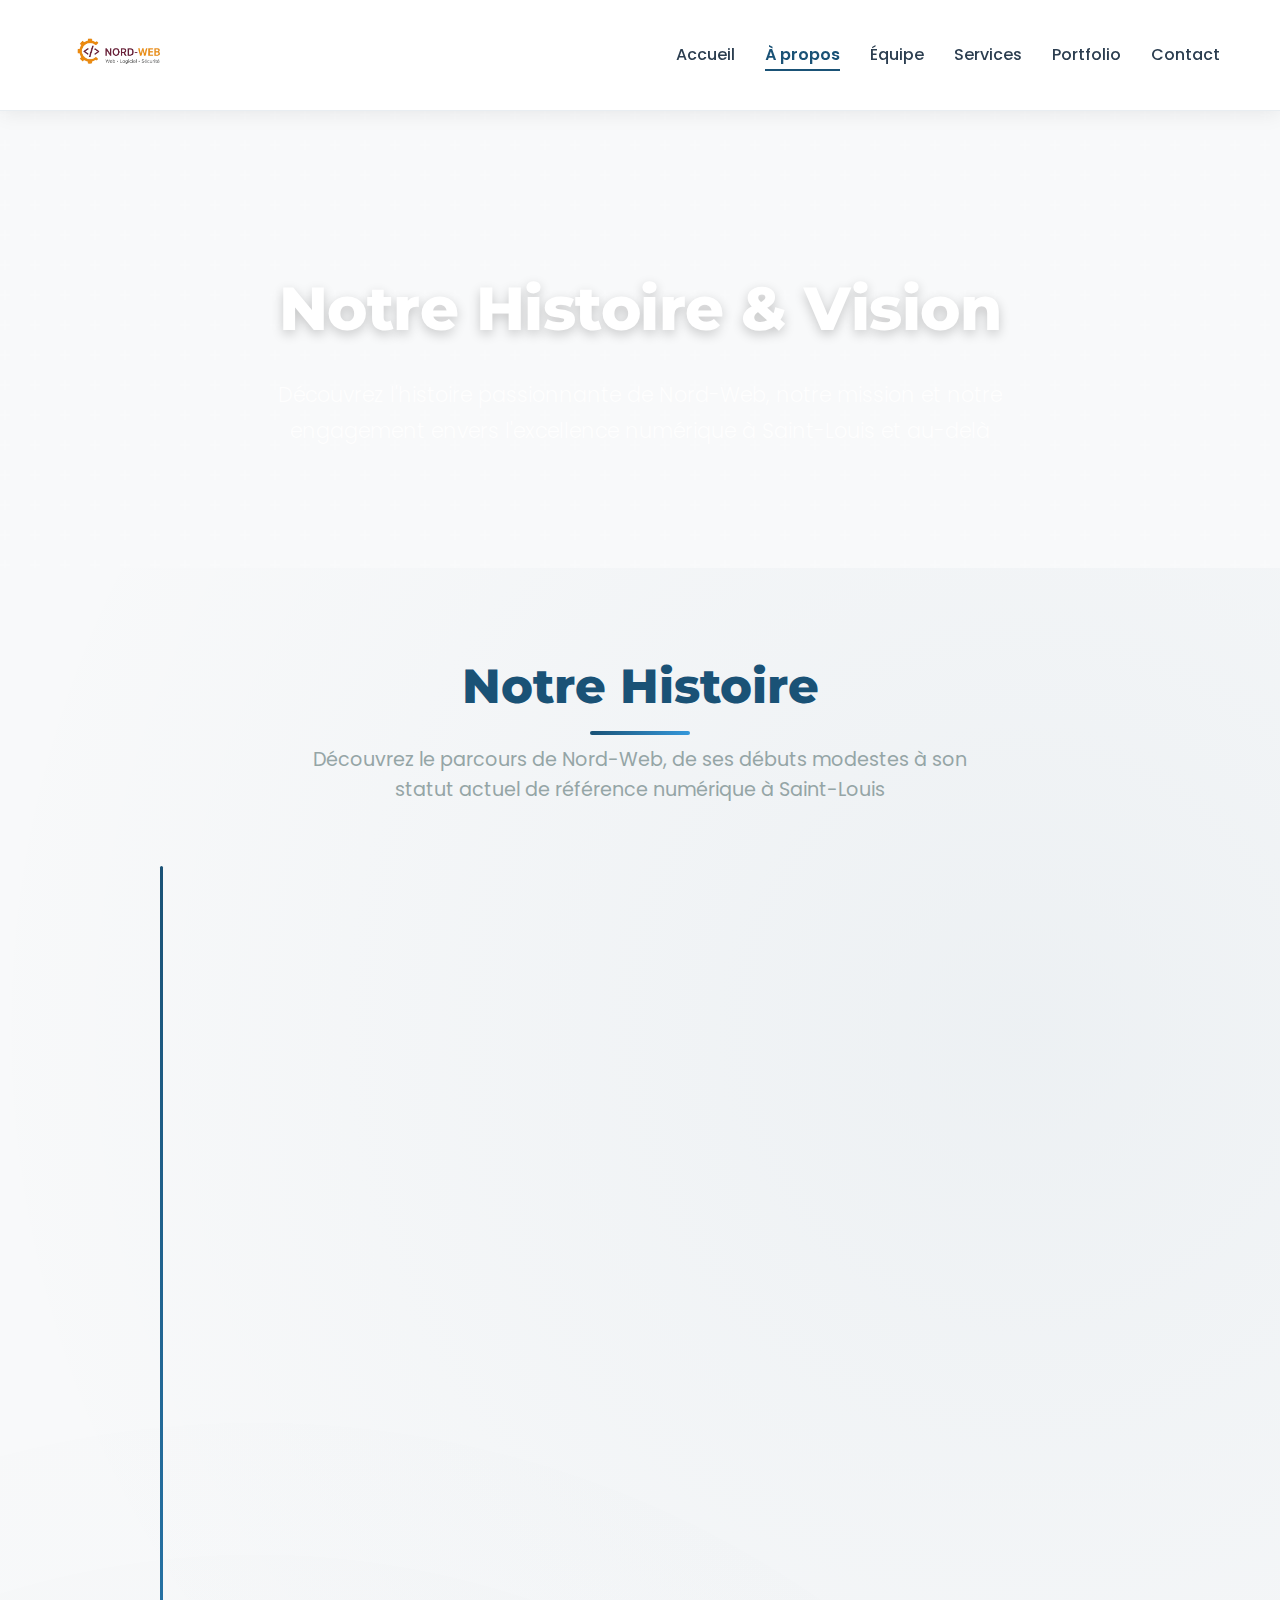
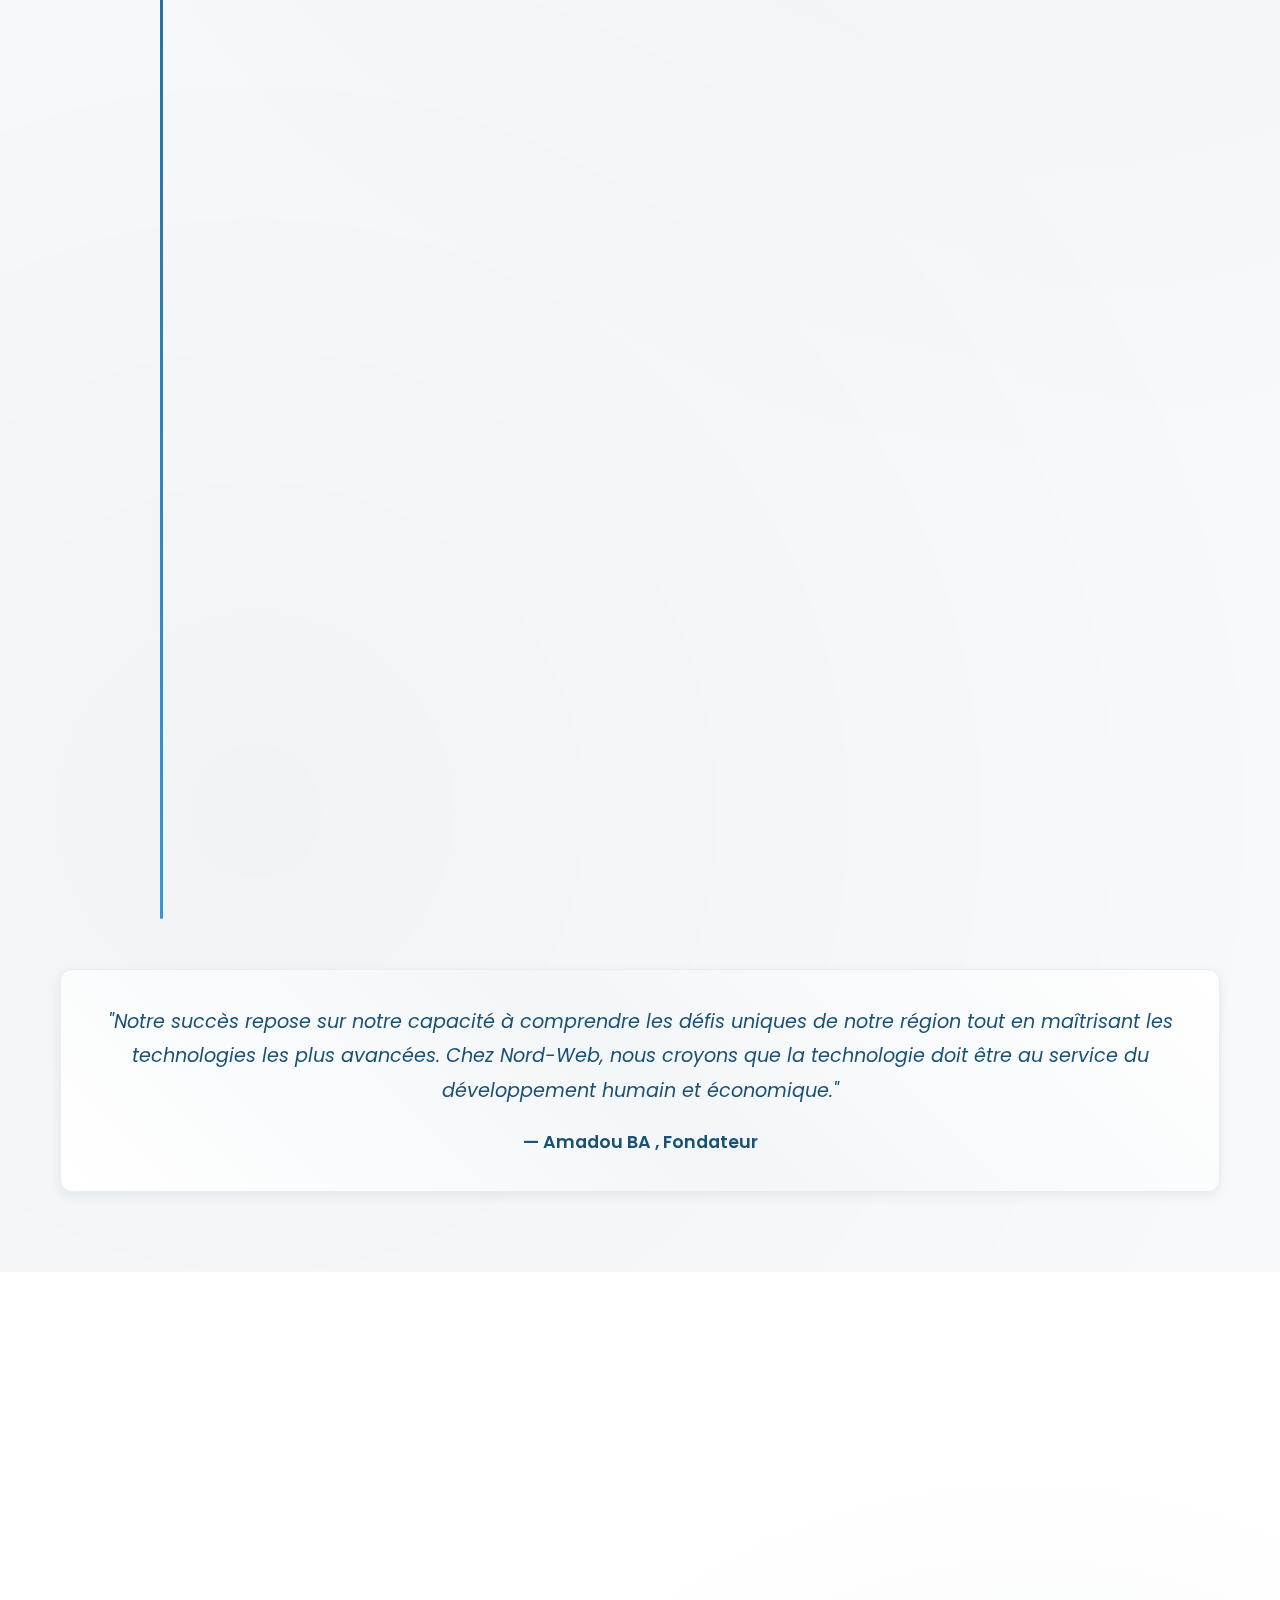
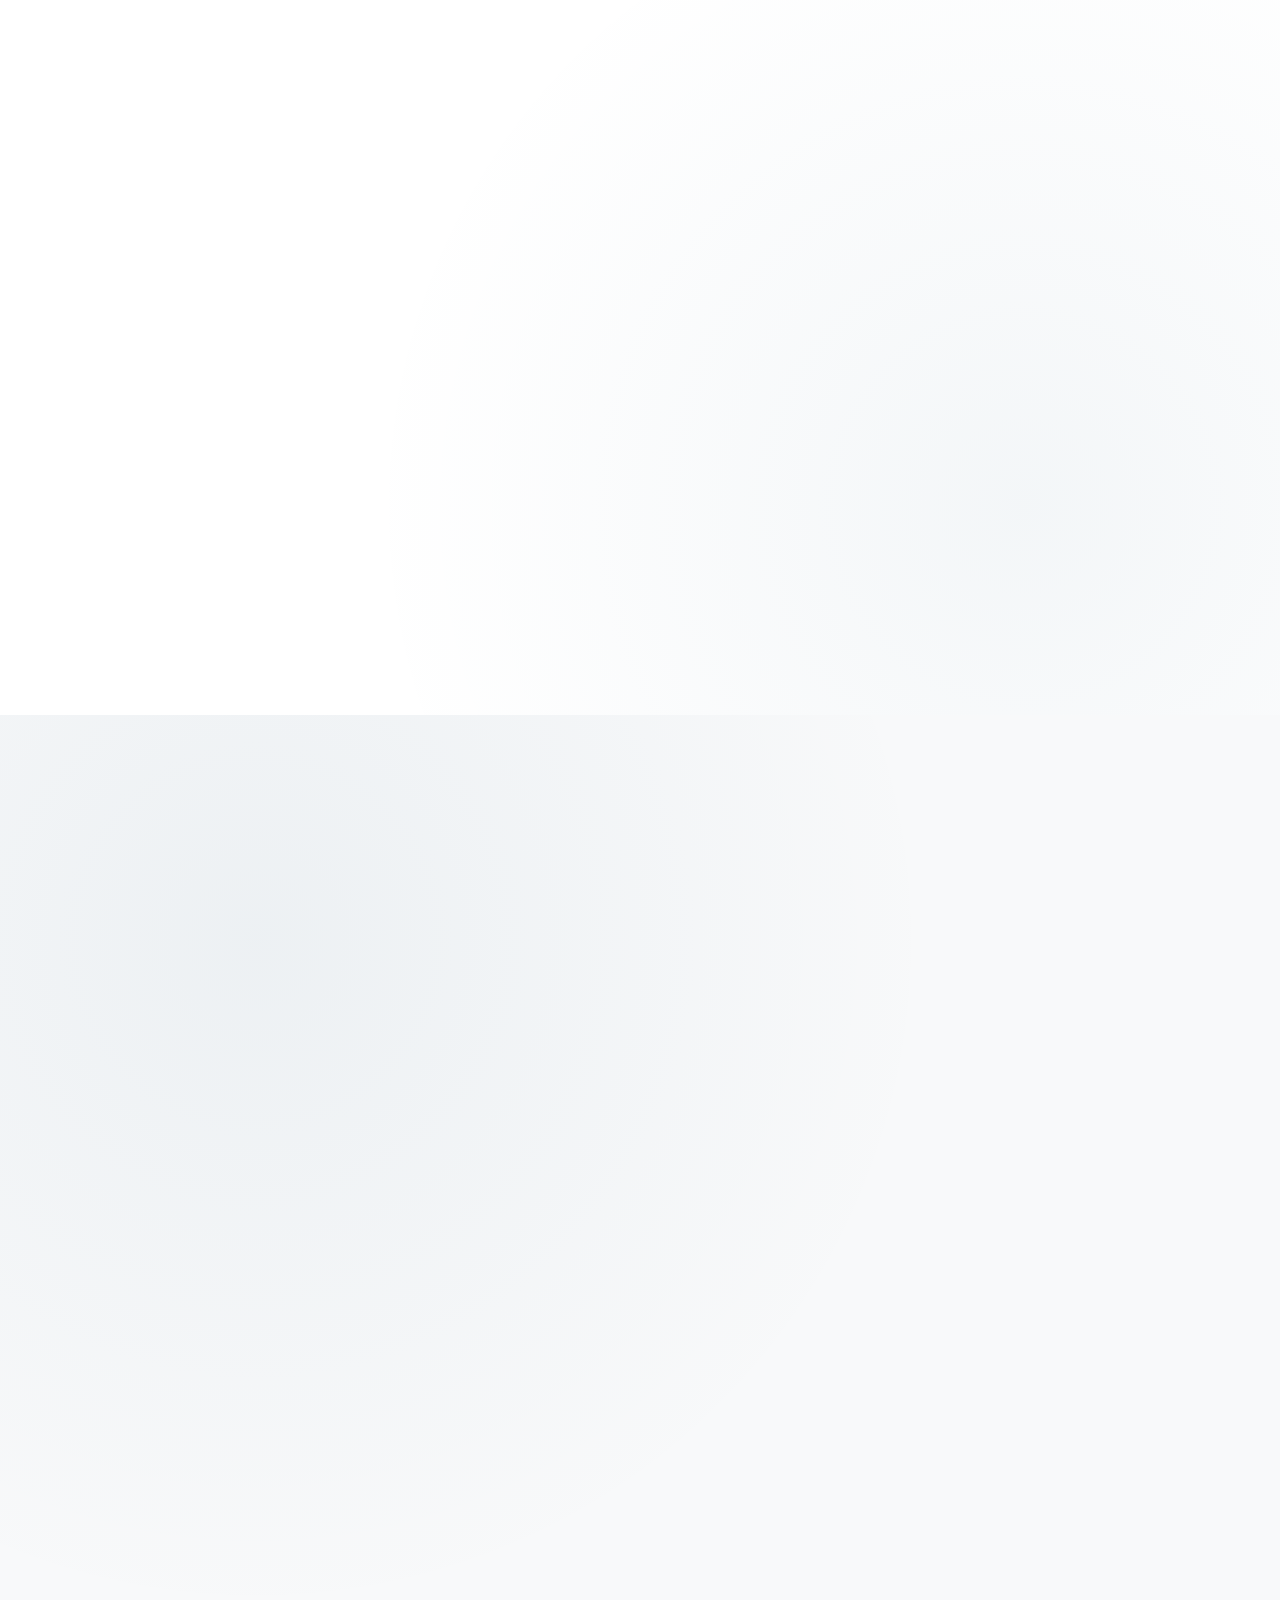
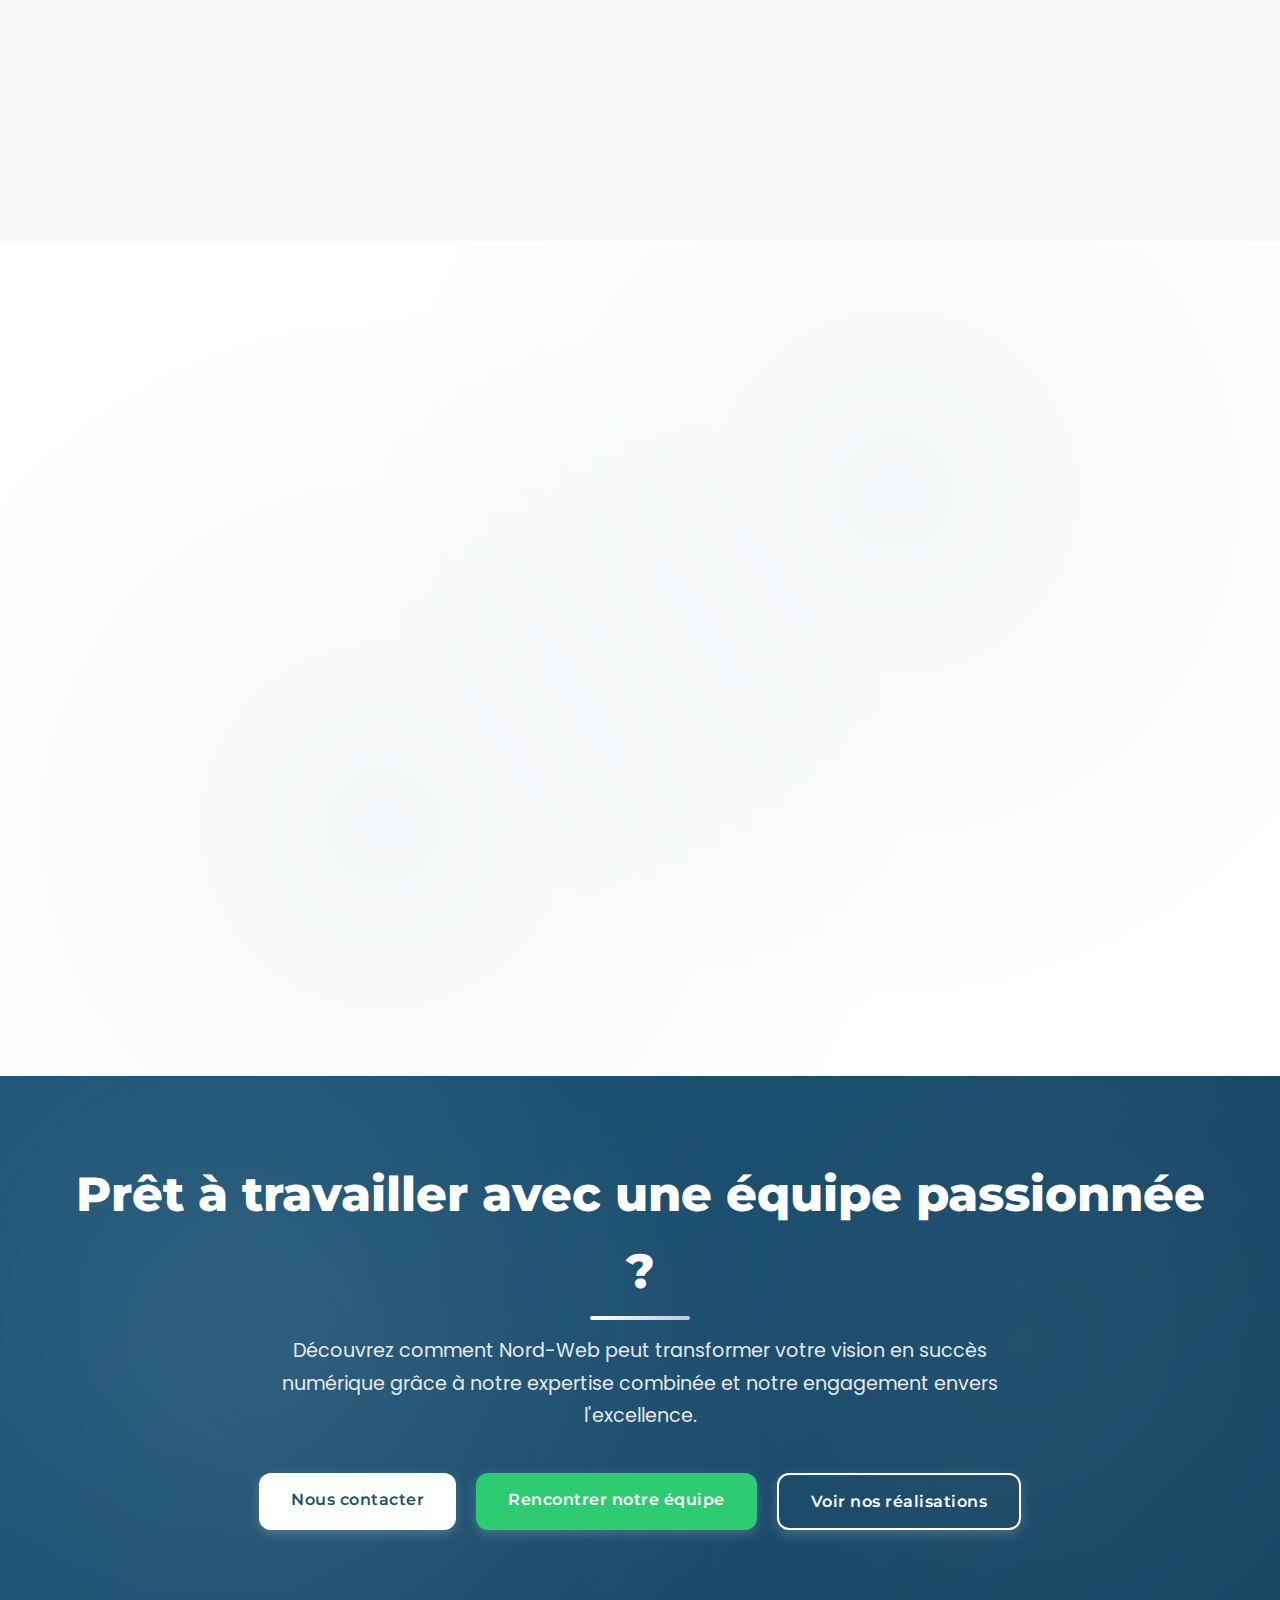
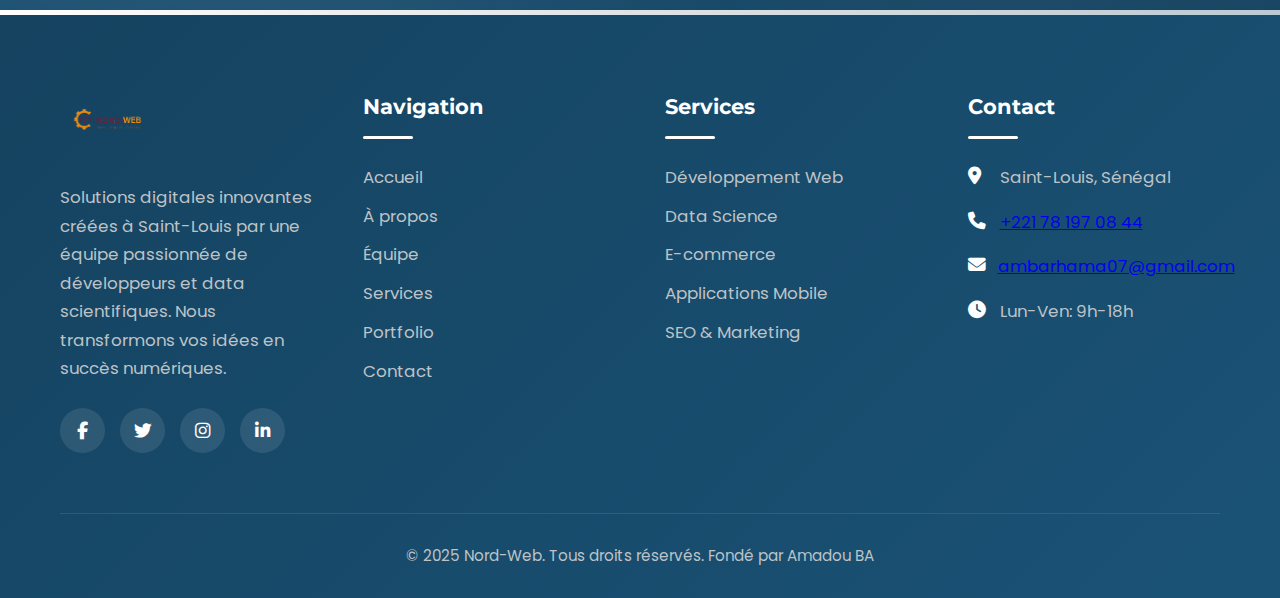
<file: apropos.html>
<!DOCTYPE html>
<html lang="fr">
<head>
    <meta charset="UTF-8">
    <meta name="viewport" content="width=device-width, initial-scale=1.0">
    <title>À Propos | Nord-Web - Notre Histoire & Vision</title>
    <link rel="stylesheet" href="https://cdnjs.cloudflare.com/ajax/libs/font-awesome/6.4.0/css/all.min.css">
    <link href="https://fonts.googleapis.com/css2?family=Poppins:wght@300;400;500;600;700&family=Montserrat:wght@400;500;600;700;800&display=swap" rel="stylesheet">
    <style>
        /* ===== VARIABLES CSS - BLEU FONCÉ ÉLÉGANT (#1a5276) ===== */
        :root {
            /* Palette de couleurs - Basée sur la couleur du logo */
            --primary-color: #1a5276; /* Bleu foncé inspiré du logo */
            --primary-dark: #154360; /* Version plus foncée */
            --primary-light: #3498db; /* Version plus claire */
            --primary-lighter: #5dade2; /* Bleu plus clair */
            --primary-soft: #85c1e9; /* Bleu doux */
            --secondary-color: #2ecc71; /* Vert - couleur secondaire */
            --accent-color: #1a5276; /* Même que le logo et boutons */
            --dark-color: #2c3e50; /* Texte foncé */
            --light-color: #ecf0f1; /* Gris clair élégant */
            --gray-color: #95a5a6; /* Gris bleuté */
            --gray-light: #f8f9fa; /* Gris très clair pour fonds */
            --gray-lighter: #e8edf1; /* Gris plus clair */
            --background-light: #f5f7fa; /* Fond bleu très clair */
            
            /* Couleurs d'accent basées sur le logo */
            --logo-accent-1: #3498db; /* Bleu du logo */
            --logo-accent-2: #2ecc71; /* Vert du logo */
            --logo-accent-3: #f39c12; /* Orange du logo */
            
            /* Typographie */
            --heading-font: 'Montserrat', sans-serif;
            --body-font: 'Poppins', sans-serif;
            
            /* Espacements */
            --section-padding: 80px 0;
            --container-padding: 0 20px;
            --border-radius: 12px;
            --transition: all 0.3s ease;
            
            /* Ombres */
            --shadow-sm: 0 2px 8px rgba(26, 82, 118, 0.05);
            --shadow-md: 0 4px 12px rgba(26, 82, 118, 0.08);
            --shadow-lg: 0 10px 25px rgba(26, 82, 118, 0.1);
            --shadow-dark: 0 10px 25px rgba(26, 82, 118, 0.15);
        }

        /* ===== RESET ET STYLES GÉNÉRAUX ===== */
        * {
            margin: 0;
            padding: 0;
            box-sizing: border-box;
        }

        html {
            scroll-behavior: smooth;
        }

        body {
            font-family: var(--body-font);
            line-height: 1.6;
            color: var(--dark-color);
            background-color: var(--gray-light);
            overflow-x: hidden;
            opacity: 0;
            animation: fadeIn 0.8s ease forwards;
        }

        @keyframes fadeIn {
            to { opacity: 1; }
        }

        .container {
            max-width: 1200px;
            margin: 0 auto;
            padding: var(--container-padding);
        }

        section {
            padding: var(--section-padding);
        }

        .text-center {
            text-align: center;
        }

        /* ===== BOUTONS EN BLEU FONCÉ (#1a5276) ===== */
        .btn {
            display: inline-block;
            padding: 14px 32px;
            background-color: var(--primary-color); /* #1a5276 */
            color: white;
            border-radius: var(--border-radius);
            text-decoration: none;
            font-weight: 600;
            border: none;
            cursor: pointer;
            transition: var(--transition);
            font-size: 1rem;
            font-family: var(--heading-font);
            position: relative;
            overflow: hidden;
            z-index: 1;
            letter-spacing: 0.5px;
            box-shadow: 0 4px 12px rgba(26, 82, 118, 0.2);
        }

        .btn::before {
            content: '';
            position: absolute;
            top: 0;
            left: -100%;
            width: 100%;
            height: 100%;
            background: linear-gradient(90deg, transparent, rgba(255,255,255,0.2), transparent);
            transition: 0.5s;
            z-index: -1;
        }

        .btn:hover::before {
            left: 100%;
        }

        .btn:hover {
            background-color: var(--primary-dark); /* #154360 */
            transform: translateY(-3px);
            box-shadow: 0 8px 20px rgba(26, 82, 118, 0.3);
        }

        .btn-accent {
            background-color: var(--secondary-color); /* #2ecc71 - Vert */
            box-shadow: 0 4px 12px rgba(46, 204, 113, 0.2);
        }

        .btn-accent:hover {
            background-color: #27ae60;
            box-shadow: 0 8px 20px rgba(46, 204, 113, 0.3);
        }

        .btn-outline {
            background-color: transparent;
            border: 2px solid var(--primary-color); /* #1a5276 */
            color: var(--primary-color); /* #1a5276 */
            box-shadow: none;
        }

        .btn-outline:hover {
            background-color: var(--primary-color); /* #1a5276 */
            color: white;
        }

        /* ===== HEADER BLANC ÉLÉGANT ===== */
        header {
            background-color: white; /* Changé en blanc */
            box-shadow: 0 2px 20px rgba(0, 0, 0, 0.08); /* Ombre plus visible sur blanc */
            position: fixed;
            top: 0;
            left: 0;
            right: 0;
            z-index: 1000;
            padding: 15px 0;
            transition: var(--transition);
            border-bottom: 1px solid rgba(26, 82, 118, 0.1); /* Ligne de séparation subtile */
        }

        .header-container {
            display: flex;
            justify-content: space-between;
            align-items: center;
        }

        /* LOGO IMAGE - TAILLE OPTIMISÉE */
        .logo {
            display: flex;
            align-items: center;
            text-decoration: none;
        }

        .logo-img {
            height: 80px; /* TAILLE DU LOGO - Ajustez selon votre logo */
            width: auto;
            transition: var(--transition);
            max-width: 180px; /* Largeur maximum pour éviter le débordement */
        }

        .logo:hover .logo-img {
            transform: scale(1.05);
        }

        /* Navigation en bleu sur fond blanc */
        nav ul {
            display: flex;
            list-style: none;
            gap: 30px;
        }

        nav a {
            text-decoration: none;
            color: var(--dark-color); /* Texte foncé pour contraste */
            font-weight: 500;
            position: relative;
            padding: 5px 0;
            transition: var(--transition);
        }

        nav a.active {
            color: var(--primary-color); /* Bleu pour l'actif */
            font-weight: 600;
        }

        nav a::after {
            content: '';
            position: absolute;
            bottom: 0;
            left: 0;
            width: 0;
            height: 2px;
            background-color: var(--primary-color); /* Ligne bleue */
            transition: var(--transition);
        }

        nav a:hover::after,
        nav a.active::after {
            width: 100%;
        }

        nav a:hover {
            color: var(--primary-color); /* Bleu au hover */
        }

        .mobile-menu-btn {
            display: none;
            background: none;
            border: 2px solid var(--primary-color); /* Bordure bleue */
            color: var(--primary-color); /* Icône bleue */
            cursor: pointer;
            padding: 8px 12px;
            border-radius: 5px;
            font-size: 1.2rem;
            transition: var(--transition);
        }

        .mobile-menu-btn:hover {
            border-color: var(--primary-dark);
            color: var(--primary-dark);
            background-color: rgba(26, 82, 118, 0.05);
        }

        /* ===== EN-TÊTE DE PAGE AVEC BACKGROUND IMAGE BLEU FONCÉ ===== */
        .page-header {
            background: 
                        url('https://images.unsplash.com/photo-1555066931-4365d14bab8c?ixlib=rb-4.0.3&auto=format&fit=crop&w=2070&q=80');
            background-size: cover;
            background-position: center;
            background-repeat: no-repeat;
            background-attachment: fixed;
            color: white;
            text-align: center;
            padding: 180px 0 120px;
            margin-top: 80px;
            position: relative;
            overflow: hidden;
        }

        .page-header::before {
            content: '';
            position: absolute;
            top: 0;
            left: 0;
            width: 100%;
            height: 100%;
            background-image: url("data:image/svg+xml,%3Csvg width='60' height='60' viewBox='0 0 60 60' xmlns='http://www.w3.org/2000/svg'%3E%3Cg fill='none' fill-rule='evenodd'%3E%3Cg fill='%23ffffff' fill-opacity='0.1'%3E%3Cpath d='M36 34v-4h-2v4h-4v2h4v4h2v-4h4v-2h-4zm0-30V0h-2v4h-4v2h4v4h2V6h4V4h-4zM6 34v-4H4v4H0v2h4v4h2v-4h4v-2H6zM6 4V0H4v4H0v2h4v4h2V6h4V4H6z'/%3E%3C/g%3E%3C/g%3E%3C/svg%3E");
        }

        .page-header .container {
            position: relative;
            z-index: 2;
        }

        .page-header h1 {
            font-size: 3.8rem;
            font-weight: 800;
            margin-bottom: 20px;
            font-family: var(--heading-font);
            animation: fadeInUp 0.8s ease;
            text-shadow: 0 4px 12px rgba(0,0,0,0.2);
            letter-spacing: -0.5px;
        }

        .page-header p {
            font-size: 1.3rem;
            max-width: 750px;
            margin: 0 auto;
            opacity: 0.9;
            animation: fadeInUp 1s ease;
            line-height: 1.7;
            font-weight: 300;
        }

        /* ===== NOTRE HISTOIRE - SECTION OPTIMISÉE MOBILE ===== */
        .our-history {
            background-color: var(--gray-light);
            position: relative;
            overflow: hidden;
        }

        .our-history::before {
            content: '';
            position: absolute;
            top: 0;
            left: 0;
            width: 100%;
            height: 100%;
            background: 
                radial-gradient(circle at 20% 80%, rgba(26, 82, 118, 0.03) 0%, transparent 50%),
                radial-gradient(circle at 80% 20%, rgba(26, 82, 118, 0.05) 0%, transparent 50%);
        }

        .history-section {
            position: relative;
            z-index: 1;
        }

        .history-header {
            text-align: center;
            margin-bottom: 60px;
        }

        .history-header h2 {
            font-size: 3rem;
            font-weight: 800;
            margin-bottom: 20px;
            font-family: var(--heading-font);
            color: var(--primary-color);
            position: relative;
            display: inline-block;
        }

        .history-header h2::after {
            content: '';
            position: absolute;
            bottom: -10px;
            left: 50%;
            transform: translateX(-50%);
            width: 100px;
            height: 4px;
            background: linear-gradient(to right, var(--primary-color), var(--primary-light));
            border-radius: 2px;
        }

        .history-header p {
            color: var(--gray-color);
            font-size: 1.2rem;
            max-width: 700px;
            margin: 0 auto;
            line-height: 1.6;
        }

        /* TIMELINE MOBILE-FIRST */
        .history-timeline {
            position: relative;
            max-width: 1000px;
            margin: 0 auto;
            padding-left: 40px; /* Espace pour la ligne sur mobile */
        }

        /* Ligne verticale pour tous les écrans */
        .history-timeline::before {
            content: '';
            position: absolute;
            left: 20px; /* Position pour mobile */
            width: 3px;
            height: 100%;
            background: linear-gradient(to bottom, var(--primary-color), var(--primary-light));
            border-radius: 3px;
        }

        .history-item {
            margin-bottom: 50px;
            position: relative;
            opacity: 0;
            transform: translateY(30px);
            transition: opacity 0.8s ease, transform 0.8s ease;
        }

        /* Points sur la ligne */
        .history-item::before {
            content: '';
            position: absolute;
            top: 25px;
            left: -33px; /* Ajustement pour mobile */
            width: 18px;
            height: 18px;
            background-color: white;
            border: 3px solid var(--primary-color);
            border-radius: 50%;
            z-index: 2;
            box-shadow: 0 0 0 5px rgba(26, 82, 118, 0.15);
        }

        /* Année stylisée */
        .history-year {
            display: inline-block;
            font-size: 1.3rem;
            font-weight: 700;
            color: var(--primary-color); /* #1a5276 */
            margin-bottom: 15px;
            padding: 8px 18px;
            background-color: rgba(26, 82, 118, 0.1);
            border-radius: 25px;
            border: 1px solid rgba(26, 82, 118, 0.2);
            font-family: var(--heading-font);
        }

        /* Contenu de la carte */
        .history-content {
            background-color: white;
            border-radius: var(--border-radius);
            padding: 30px;
            box-shadow: var(--shadow-md);
            position: relative;
            border: 1px solid var(--gray-lighter);
            transition: var(--transition);
            margin-left: 10px; /* Décallage pour mobile */
        }

        .history-content:hover {
            box-shadow: var(--shadow-lg);
            border-color: var(--primary-lighter);
            transform: translateY(-5px);
        }

        .history-content h3 {
            font-size: 1.6rem;
            margin-bottom: 15px;
            color: var(--primary-color);
            font-family: var(--heading-font);
            font-weight: 700;
            line-height: 1.3;
        }

        .history-content p {
            color: var(--gray-color);
            line-height: 1.7;
            font-size: 1.05rem;
            margin-bottom: 15px;
        }

        .history-content .highlight {
            color: var(--primary-color); /* #1a5276 */
            font-weight: 600;
        }

        /* Listes d'accomplissements */
        .history-content .achievements {
            margin-top: 20px;
            padding-left: 20px;
        }

        .history-content .achievements li {
            color: var(--gray-color);
            margin-bottom: 10px;
            position: relative;
            padding-left: 25px;
            line-height: 1.6;
        }

        .history-content .achievements li::before {
            content: '✓';
            position: absolute;
            left: 0;
            color: var(--primary-color); /* #1a5276 */
            font-weight: bold;
        }

        /* Note des fondateurs */
        .founders-note {
            margin-top: 50px;
            text-align: center;
            padding: 35px;
            background-color: white;
            border-radius: var(--border-radius);
            border: 1px solid var(--gray-lighter);
            position: relative;
            overflow: hidden;
            box-shadow: var(--shadow-md);
        }

        .founders-note::before {
            content: '';
            position: absolute;
            top: 0;
            left: 0;
            width: 100%;
            height: 100%;
            background: linear-gradient(45deg, transparent, rgba(26, 82, 118, 0.05), transparent);
        }

        .founders-note p {
            font-size: 1.2rem;
            color: var(--primary-color);
            line-height: 1.8;
            font-style: italic;
            position: relative;
            z-index: 1;
        }

        .founders-note .author {
            margin-top: 20px;
            color: var(--primary-color); /* #1a5276 */
            font-weight: 600;
            font-size: 1.1rem;
        }

        /* ===== MISSION & VISION - AVEC LOGOS BLEU FONCÉ ===== */
        .mission-vision {
            background-color: white;
            position: relative;
            overflow: hidden;
        }

        .mission-vision::before {
            content: '';
            position: absolute;
            top: 0;
            left: 0;
            width: 100%;
            height: 100%;
            background: radial-gradient(circle at 80% 80%, rgba(26, 82, 118, 0.05) 0%, transparent 50%);
        }

        .mv-grid {
            display: grid;
            grid-template-columns: repeat(auto-fit, minmax(320px, 1fr));
            gap: 35px;
            position: relative;
            z-index: 1;
        }

        .mv-card {
            background-color: white;
            border-radius: var(--border-radius);
            padding: 45px 35px;
            box-shadow: var(--shadow-md);
            transition: var(--transition);
            text-align: center;
            position: relative;
            overflow: hidden;
            border: 1px solid var(--gray-lighter);
        }

        .mv-card::before {
            content: '';
            position: absolute;
            top: 0;
            left: 0;
            width: 100%;
            height: 5px;
            background: linear-gradient(to right, var(--primary-color), var(--primary-light));
            transition: var(--transition);
        }

        .mv-card:hover::before {
            height: 100%;
            opacity: 0.03;
        }

        .mv-card:hover {
            transform: translateY(-12px);
            box-shadow: var(--shadow-lg);
            border-color: var(--primary-lighter);
        }

        /* Design pour les logos */
        .mv-logo-container {
            position: relative;
            width: 100px;
            height: 100px;
            margin: 0 auto 30px;
            display: flex;
            align-items: center;
            justify-content: center;
        }

        .mv-logo-circle {
            position: absolute;
            top: 0;
            left: 0;
            width: 100%;
            height: 100%;
            border-radius: 50%;
            background: linear-gradient(135deg, var(--primary-color), var(--primary-light));
            opacity: 0.1;
            transition: var(--transition);
        }

        .mv-card:hover .mv-logo-circle {
            opacity: 0.15;
            transform: scale(1.1);
        }

        .mv-logo-icon {
            position: relative;
            z-index: 2;
            font-size: 3rem;
            color: var(--primary-color); /* #1a5276 */
            transition: var(--transition);
        }

        .mv-card:hover .mv-logo-icon {
            color: var(--primary-light);
            transform: scale(1.1);
        }

        /* Logo pour Notre Mission */
        .logo-mission {
            background: linear-gradient(135deg, var(--primary-color), var(--primary-light));
            -webkit-background-clip: text;
            -webkit-text-fill-color: transparent;
        }

        /* Logo pour Notre Vision */
        .logo-vision {
            background: linear-gradient(135deg, var(--primary-light), var(--primary-lighter));
            -webkit-background-clip: text;
            -webkit-text-fill-color: transparent;
        }

        /* Logo pour Nos Valeurs */
        .logo-values {
            background: linear-gradient(135deg, var(--primary-lighter), var(--primary-soft));
            -webkit-background-clip: text;
            -webkit-text-fill-color: transparent;
        }

        .mv-card h3 {
            font-size: 1.8rem;
            margin-bottom: 25px;
            color: var(--primary-color);
            font-family: var(--heading-font);
            font-weight: 700;
            position: relative;
            padding-bottom: 15px;
        }

        .mv-card h3::after {
            content: '';
            position: absolute;
            bottom: 0;
            left: 50%;
            transform: translateX(-50%);
            width: 60px;
            height: 3px;
            background: linear-gradient(to right, var(--primary-color), var(--primary-light));
            border-radius: 2px;
        }

        .mv-card p, .mv-card ul {
            color: var(--gray-color);
            line-height: 1.7;
            font-size: 1.05rem;
        }

        .mv-card ul {
            text-align: left;
            list-style: none;
            margin-top: 20px;
        }

        .mv-card li {
            margin-bottom: 12px;
            position: relative;
            padding-left: 30px;
            line-height: 1.6;
        }

        .mv-card li::before {
            content: '';
            position: absolute;
            left: 0;
            top: 50%;
            transform: translateY(-50%);
            width: 20px;
            height: 20px;
            background-color: rgba(26, 82, 118, 0.1);
            border-radius: 50%;
            display: flex;
            align-items: center;
            justify-content: center;
            font-size: 0.8rem;
            color: var(--primary-color);
            font-weight: bold;
        }

        .mv-card li:nth-child(1)::before { content: '1'; }
        .mv-card li:nth-child(2)::before { content: '2'; }
        .mv-card li:nth-child(3)::before { content: '3'; }
        .mv-card li:nth-child(4)::before { content: '4'; }
        .mv-card li:nth-child(5)::before { content: '5'; }
        .mv-card li:nth-child(6)::before { content: '6'; }

        .mv-card li strong {
            color: var(--primary-color);
        }

        /* ===== POURQUOI NOUS CHOISIR ===== */
        .why-choose-us {
            background-color: var(--gray-light);
            position: relative;
            overflow: hidden;
        }

        .why-choose-us::before {
            content: '';
            position: absolute;
            top: 0;
            left: 0;
            width: 100%;
            height: 100%;
            background: radial-gradient(circle at 20% 20%, rgba(26, 82, 118, 0.05) 0%, transparent 50%);
        }

        .section-title {
            text-align: center;
            margin-bottom: 70px;
            position: relative;
            z-index: 1;
        }

        .section-title h2 {
            font-size: 3rem;
            font-weight: 800;
            margin-bottom: 15px;
            color: var(--primary-color);
            font-family: var(--heading-font);
            position: relative;
            display: inline-block;
        }

        .section-title h2::after {
            content: '';
            position: absolute;
            bottom: -10px;
            left: 50%;
            transform: translateX(-50%);
            width: 80px;
            height: 4px;
            background: linear-gradient(to right, var(--primary-color), var(--primary-light));
            border-radius: 2px;
        }

        .section-title p {
            color: var(--gray-color);
            font-size: 1.2rem;
            max-width: 700px;
            margin: 0 auto;
            line-height: 1.6;
        }

        .why-grid {
            display: grid;
            grid-template-columns: repeat(auto-fit, minmax(280px, 1fr));
            gap: 35px;
            position: relative;
            z-index: 1;
        }

        .why-card {
            background-color: white;
            border-radius: var(--border-radius);
            padding: 45px 30px 35px 30px; /* Plus de padding en haut pour les numéros */
            box-shadow: var(--shadow-md);
            transition: var(--transition);
            position: relative;
            border: 1px solid var(--gray-lighter);
            overflow: visible; /* Changé de hidden à visible */
            text-align: center;
        }

        .why-card::before {
            content: '';
            position: absolute;
            top: 0;
            left: 0;
            width: 100%;
            height: 100%;
            background: linear-gradient(135deg, var(--primary-color), var(--primary-light));
            opacity: 0;
            transition: var(--transition);
            z-index: 0;
            border-radius: var(--border-radius);
        }

        .why-card:hover::before {
            opacity: 0.03;
        }

        .why-card:hover {
            transform: translateY(-10px);
            box-shadow: var(--shadow-lg);
            border-color: var(--primary-lighter);
        }

        /* NUMÉROS AMÉLIORÉS */
        .why-number {
            position: absolute;
            top: -25px; /* Position ajustée */
            left: 50%;
            transform: translateX(-50%);
            background: linear-gradient(135deg, var(--primary-color), var(--primary-light));
            color: white;
            width: 50px;
            height: 50px;
            border-radius: 50%;
            display: flex;
            align-items: center;
            justify-content: center;
            font-weight: 700;
            font-family: var(--heading-font);
            font-size: 1.3rem;
            box-shadow: 0 4px 12px rgba(26, 82, 118, 0.3);
            z-index: 2;
            transition: var(--transition);
        }

        .why-card:hover .why-number {
            transform: translateX(-50%) scale(1.1);
            box-shadow: 0 6px 15px rgba(26, 82, 118, 0.4);
        }

        .why-card h3 {
            font-size: 1.4rem;
            margin: 10px 0 20px; /* Ajusté pour la nouvelle position des numéros */
            color: var(--primary-color);
            font-family: var(--heading-font);
            font-weight: 700;
            position: relative;
            z-index: 1;
        }

        .why-card p {
            color: var(--gray-color);
            line-height: 1.7;
            position: relative;
            z-index: 1;
            font-size: 1.05rem;
        }

        /* ===== ÉQUIPE FONDATRICE ===== */
        .founders-team {
            background-color: white;
            position: relative;
            overflow: hidden;
        }

        .founders-team::before {
            content: '';
            position: absolute;
            top: 0;
            left: 0;
            width: 100%;
            height: 100%;
            background: 
                radial-gradient(circle at 30% 70%, rgba(26, 82, 118, 0.05) 0%, transparent 50%),
                radial-gradient(circle at 70% 30%, rgba(26, 82, 118, 0.05) 0%, transparent 50%);
        }

        .founders-grid {
            display: grid;
            grid-template-columns: repeat(auto-fit, minmax(300px, 1fr));
            gap: 40px;
            margin-top: 50px;
            position: relative;
            z-index: 1;
        }

        .founder-card {
            background-color: white;
            border-radius: var(--border-radius);
            padding: 40px;
            text-align: center;
            border: 1px solid var(--gray-lighter);
            transition: var(--transition);
            position: relative;
            overflow: hidden;
            box-shadow: var(--shadow-md);
        }

        .founder-card:hover {
            transform: translateY(-10px);
            border-color: var(--primary-lighter);
            box-shadow: var(--shadow-lg);
        }

        .founder-icon {
            width: 100px;
            height: 100px;
            margin: 0 auto 25px;
            background: linear-gradient(135deg, rgba(26, 82, 118, 0.1), rgba(26, 82, 118, 0.15));
            border-radius: 50%;
            display: flex;
            align-items: center;
            justify-content: center;
            border: 2px solid var(--primary-color);
        }

        .founder-icon i {
            font-size: 2.5rem;
            color: var(--primary-color);
        }

        .founder-card h3 {
            font-size: 1.8rem;
            margin-bottom: 10px;
            color: var(--primary-color);
            font-family: var(--heading-font);
            font-weight: 700;
        }

        .founder-title {
            color: var(--primary-color);
            font-weight: 600;
            margin-bottom: 20px;
            font-size: 1.1rem;
        }

        .founder-card p {
            color: var(--gray-color);
            line-height: 1.7;
            font-size: 1.05rem;
        }

        /* ===== SECTION CTA ===== */
        .cta {
            background: linear-gradient(135deg, var(--primary-color) 0%, var(--primary-dark) 100%);
            text-align: center;
            position: relative;
            overflow: hidden;
            color: white;
        }

        .cta::before {
            content: '';
            position: absolute;
            top: 0;
            left: 0;
            width: 100%;
            height: 100%;
            background: 
                radial-gradient(circle at 20% 50%, rgba(255, 255, 255, 0.1) 0%, transparent 50%),
                radial-gradient(circle at 80% 50%, rgba(255, 255, 255, 0.05) 0%, transparent 50%);
        }

        .cta .container {
            position: relative;
            z-index: 2;
        }

        .cta h2 {
            font-size: 3rem;
            font-weight: 800;
            margin-bottom: 25px;
            font-family: var(--heading-font);
            color: white;
            position: relative;
            display: inline-block;
        }

        .cta h2::after {
            content: '';
            position: absolute;
            bottom: -10px;
            left: 50%;
            transform: translateX(-50%);
            width: 100px;
            height: 4px;
            background: linear-gradient(to right, white, rgba(255, 255, 255, 0.7));
            border-radius: 2px;
        }

        .cta p {
            font-size: 1.2rem;
            max-width: 750px;
            margin: 0 auto 40px;
            color: rgba(255, 255, 255, 0.9);
            line-height: 1.7;
        }

        .cta-btns {
            display: flex;
            gap: 20px;
            justify-content: center;
            flex-wrap: wrap;
        }

        .cta .btn {
            background-color: white;
            color: var(--primary-color);
            box-shadow: 0 4px 12px rgba(255, 255, 255, 0.2);
        }

        .cta .btn:hover {
            background-color: #f8f9fa;
            color: var(--primary-color);
            box-shadow: 0 8px 20px rgba(255, 255, 255, 0.3);
        }

        .cta .btn-accent {
            background-color: var(--secondary-color);
            color: white;
        }

        .cta .btn-accent:hover {
            background-color: #27ae60;
            color: white;
        }

        .cta .btn-outline {
            border-color: white;
            color: white;
            background-color: transparent;
        }

        .cta .btn-outline:hover {
            background-color: white;
            color: var(--primary-color);
        }

        /* ===== FOOTER BLEU FONCÉ ===== */
        footer {
            background: linear-gradient(135deg, var(--primary-dark) 0%, var(--primary-color) 100%);
            color: white;
            padding: 80px 0 30px;
            position: relative;
            overflow: hidden;
        }

        footer::before {
            content: '';
            position: absolute;
            top: 0;
            left: 0;
            width: 100%;
            height: 5px;
            background: linear-gradient(to right, white, rgba(255, 255, 255, 0.7));
        }

        .footer-content {
            display: grid;
            grid-template-columns: repeat(auto-fit, minmax(230px, 1fr));
            gap: 50px;
            margin-bottom: 60px;
            position: relative;
            z-index: 1;
        }

        /* Footer logo */
        .footer-logo-img {
            height: 65px; /* TAILLE DU LOGO DANS LE FOOTER */
            width: auto;
            margin-bottom: 20px;
            transition: var(--transition);
            max-width: 200px;
        }

        .footer-logo-img:hover {
            transform: scale(1.05);
        }

        .footer-about p {
            color: #bdc3c7;
            margin-bottom: 25px;
            line-height: 1.7;
            font-size: 1.05rem;
        }

        .social-icons {
            display: flex;
            gap: 15px;
        }

        .social-icons a {
            display: inline-flex;
            align-items: center;
            justify-content: center;
            width: 45px;
            height: 45px;
            background-color: rgba(255,255,255,0.1);
            border-radius: 50%;
            color: white;
            text-decoration: none;
            transition: var(--transition);
            font-size: 1.1rem;
        }

        .social-icons a:hover {
            background-color: white;
            color: var(--primary-color);
            transform: translateY(-5px);
            box-shadow: 0 5px 15px rgba(255, 255, 255, 0.2);
        }

        .footer-links h4,
        .footer-services h4,
        .footer-contact h4 {
            font-size: 1.3rem;
            margin-bottom: 25px;
            font-family: var(--heading-font);
            color: white;
            font-weight: 700;
            position: relative;
            padding-bottom: 15px;
        }

        .footer-links h4::after,
        .footer-services h4::after,
        .footer-contact h4::after {
            content: '';
            position: absolute;
            bottom: 0;
            left: 0;
            width: 50px;
            height: 3px;
            background-color: white;
            border-radius: 3px;
        }

        .footer-links ul,
        .footer-services ul {
            list-style: none;
        }

        .footer-links li,
        .footer-services li {
            margin-bottom: 12px;
        }

        .footer-links a,
        .footer-services a {
            color: #bdc3c7;
            text-decoration: none;
            transition: var(--transition);
            font-size: 1.05rem;
            display: inline-block;
        }

        .footer-links a:hover,
        .footer-services a:hover {
            color: white;
            padding-left: 8px;
        }

        .footer-contact p {
            color: #bdc3c7;
            margin-bottom: 18px;
            display: flex;
            align-items: flex-start;
            gap: 12px;
            font-size: 1.05rem;
        }

        .footer-contact i {
            color: white;
            width: 20px;
            margin-top: 3px;
            font-size: 1.1rem;
        }

        .copyright {
            text-align: center;
            padding-top: 30px;
            margin-top: 50px;
            border-top: 1px solid rgba(255,255,255,0.1);
            color: #bdc3c7;
            font-size: 0.95rem;
            position: relative;
            z-index: 1;
        }

        /* ===== ANIMATIONS ===== */
        @keyframes fadeInUp {
            from {
                opacity: 0;
                transform: translateY(30px);
            }
            to {
                opacity: 1;
                transform: translateY(0);
            }
        }

        @keyframes gradientShift {
            0% { background-position: 0% 50%; }
            50% { background-position: 100% 50%; }
            100% { background-position: 0% 50%; }
        }

        .fade-in {
            animation: fadeInUp 0.8s ease forwards;
        }

        /* ===== RESPONSIVE - OPTIMISATION MOBILE ===== */
        @media (max-width: 1024px) {
            .page-header h1 {
                font-size: 3.2rem;
            }
            
            .section-title h2 {
                font-size: 2.5rem;
            }
            
            .history-header h2 {
                font-size: 2.5rem;
            }
            
            .cta h2 {
                font-size: 2.5rem;
            }
            
            .mv-grid {
                grid-template-columns: repeat(auto-fit, minmax(300px, 1fr));
            }
            
            /* Timeline version desktop */
            .history-timeline {
                padding-left: 0;
            }
            
            .history-timeline::before {
                left: 50%;
                transform: translateX(-50%);
            }
            
            .history-item {
                width: 45%;
            }
            
            .history-item:nth-child(odd) {
                margin-left: 0;
                margin-right: auto;
                text-align: right;
            }
            
            .history-item:nth-child(even) {
                margin-left: auto;
                margin-right: 0;
                text-align: left;
            }
            
            .history-item::before {
                top: 25px;
                width: 20px;
                height: 20px;
            }
            
            .history-item:nth-child(odd)::before {
                left: auto;
                right: -41px;
            }
            
            .history-item:nth-child(even)::before {
                left: -41px;
                right: auto;
            }
            
            .history-content {
                margin-left: 0;
            }
            
            .page-header {
                background-attachment: scroll;
            }
        }

        @media (max-width: 768px) {
            :root {
                --section-padding: 60px 0;
            }
            
            nav {
                position: fixed;
                top: 70px;
                left: 0;
                right: 0;
                background-color: var(--primary-color); /* Bleu pour le menu mobile */
                box-shadow: var(--shadow-lg);
                padding: 25px;
                transform: translateY(-100%);
                opacity: 0;
                visibility: hidden;
                transition: var(--transition);
                z-index: 999;
            }
            
            nav.active {
                transform: translateY(0);
                opacity: 1;
                visibility: visible;
            }
            
            nav ul {
                flex-direction: column;
                gap: 20px;
            }
            
            /* Dans le menu mobile, le texte est en clair */
            nav a {
                color: var(--light-color); /* Texte clair dans le menu mobile */
            }
            
            nav a:hover,
            nav a.active {
                color: white; /* Blanc au hover dans le menu mobile */
            }
            
            .mobile-menu-btn {
                display: block;
            }
            
            .page-header {
                padding: 160px 0 80px;
                background-attachment: scroll;
            }
            
            .page-header h1 {
                font-size: 2.5rem;
                padding: 0 15px;
            }
            
            .page-header p {
                font-size: 1.1rem;
                padding: 0 15px;
            }
            
            /* Ajustement logo mobile */
            .logo-img {
                height: 50px;
            }
            
            /* SECTION HISTOIRE OPTIMISÉE MOBILE */
            .history-header {
                margin-bottom: 40px;
            }
            
            .history-header h2 {
                font-size: 2.2rem;
            }
            
            .history-header p {
                font-size: 1.1rem;
                padding: 0 10px;
            }
            
            .history-timeline {
                padding-left: 35px;
            }
            
            .history-timeline::before {
                left: 17px;
                width: 3px;
            }
            
            .history-item {
                width: 100%;
                margin-bottom: 40px;
            }
            
            .history-item::before {
                left: -28px;
                width: 16px;
                height: 16px;
                border-width: 3px;
            }
            
            .history-year {
                font-size: 1.2rem;
                padding: 7px 16px;
            }
            
            .history-content {
                padding: 25px 20px;
                margin-left: 5px;
            }
            
            .history-content h3 {
                font-size: 1.4rem;
                margin-bottom: 12px;
            }
            
            .history-content p {
                font-size: 1rem;
                line-height: 1.6;
            }
            
            .history-content .achievements {
                margin-top: 15px;
                padding-left: 18px;
            }
            
            .history-content .achievements li {
                font-size: 1rem;
                margin-bottom: 8px;
                padding-left: 22px;
            }
            
            .founders-note {
                padding: 25px 20px;
                margin-top: 40px;
            }
            
            .founders-note p {
                font-size: 1.1rem;
                line-height: 1.7;
            }
            
            .founders-note .author {
                font-size: 1rem;
            }
            
            /* SECTION MISSION VISION OPTIMISÉE MOBILE */
            .mv-logo-container {
                width: 85px;
                height: 85px;
                margin-bottom: 25px;
            }
            
            .mv-logo-icon {
                font-size: 2.5rem;
            }
            
            .mv-card {
                padding: 35px 25px;
            }
            
            .mv-card h3 {
                font-size: 1.6rem;
                margin-bottom: 20px;
            }
            
            .mv-card p, .mv-card ul {
                font-size: 1rem;
            }
            
            .mv-card li {
                padding-left: 28px;
                font-size: 0.95rem;
            }
            
            .mv-card li::before {
                width: 18px;
                height: 18px;
                font-size: 0.75rem;
            }
            
            /* CORRECTIONS POUR LES NUMÉROS SUR MOBILE */
            .why-card {
                padding: 40px 25px 30px 25px; /* Ajusté pour mobile */
            }
            
            .why-number {
                top: -22px;
                width: 45px;
                height: 45px;
                font-size: 1.2rem;
            }
            
            .why-card h3 {
                font-size: 1.3rem;
                margin: 15px 0 18px;
            }
            
            /* AUTRES SECTIONS */
            .section-title h2 {
                font-size: 2.2rem;
            }
            
            .cta h2 {
                font-size: 2.2rem;
            }
            
            .footer-content {
                grid-template-columns: repeat(auto-fit, minmax(250px, 1fr));
                gap: 40px;
            }
            
            .footer-logo-img {
                height: 55px;
            }
            
            .mv-grid {
                grid-template-columns: 1fr;
            }
            
            .why-grid {
                grid-template-columns: 1fr;
            }
            
            .founders-grid {
                grid-template-columns: 1fr;
                gap: 30px;
            }
            
            .founder-card {
                padding: 30px 25px;
            }
            
            .founder-card h3 {
                font-size: 1.6rem;
            }
            
            .founder-icon {
                width: 85px;
                height: 85px;
            }
            
            .founder-icon i {
                font-size: 2.2rem;
            }
            
            .cta-btns {
                flex-direction: column;
                align-items: center;
                gap: 15px;
            }
            
            .cta-btns .btn {
                width: 100%;
                max-width: 300px;
                text-align: center;
            }
        }

        @media (max-width: 480px) {
            .page-header {
                padding: 140px 0 60px;
            }
            
            .page-header h1 {
                font-size: 2rem;
            }
            
            .page-header p {
                font-size: 1rem;
                line-height: 1.6;
            }
            
            /* Ajustement logo très petits écrans */
            .logo-img {
                height: 45px;
            }
            
            /* SECTION HISTOIRE - SMALL MOBILE */
            .history-header h2 {
                font-size: 1.8rem;
            }
            
            .history-header p {
                font-size: 1rem;
            }
            
            .history-timeline {
                padding-left: 30px;
            }
            
            .history-timeline::before {
                left: 15px;
            }
            
            .history-item::before {
                left: -25px;
                width: 14px;
                height: 14px;
            }
            
            .history-year {
                font-size: 1.1rem;
                padding: 6px 14px;
            }
            
            .history-content {
                padding: 20px 18px;
            }
            
            .history-content h3 {
                font-size: 1.3rem;
            }
            
            /* SECTION MISSION VISION - SMALL MOBILE */
            .mv-logo-container {
                width: 75px;
                height: 75px;
                margin-bottom: 20px;
            }
            
            .mv-logo-icon {
                font-size: 2.2rem;
            }
            
            .mv-card {
                padding: 30px 20px;
            }
            
            .mv-card h3 {
                font-size: 1.4rem;
            }
            
            /* CORRECTIONS POUR LES NUMÉROS SUR PETIT MOBILE */
            .why-card {
                padding: 35px 20px 25px 20px; /* Ajusté pour petit mobile */
            }
            
            .why-number {
                top: -20px;
                width: 40px;
                height: 40px;
                font-size: 1.1rem;
            }
            
            .why-card h3 {
                font-size: 1.2rem;
                margin: 12px 0 15px;
            }
            
            .founders-note {
                padding: 20px 18px;
            }
            
            /* AUTRES SECTIONS */
            .section-title h2 {
                font-size: 1.8rem;
            }
            
            .section-title p {
                font-size: 1.1rem;
                padding: 0 10px;
            }
            
            .cta h2 {
                font-size: 1.8rem;
            }
            
            .cta p {
                font-size: 1.1rem;
                padding: 0 15px;
            }
            
            .footer-logo-img {
                height: 50px;
            }
            
            .founder-card {
                padding: 25px 20px;
            }
            
            .founder-card h3 {
                font-size: 1.4rem;
            }
        }

        @media (max-width: 360px) {
            /* Ajustement logo très petit mobile */
            .logo-img {
                height: 40px;
            }
            
            /* SECTION HISTOIRE - VERY SMALL MOBILE */
            .history-timeline {
                padding-left: 25px;
            }
            
            .history-timeline::before {
                left: 12px;
            }
            
            .history-item::before {
                left: -22px;
            }
            
            .history-content {
                padding: 18px 16px;
            }
            
            .history-content h3 {
                font-size: 1.2rem;
            }
            
            .history-content p {
                font-size: 0.95rem;
            }
            
            .history-content .achievements li {
                font-size: 0.95rem;
            }
            
            /* SECTION MISSION VISION - VERY SMALL MOBILE */
            .mv-logo-container {
                width: 70px;
                height: 70px;
            }
            
            .mv-logo-icon {
                font-size: 2rem;
            }
            
            .mv-card {
                padding: 25px 18px;
            }
            
            .mv-card h3 {
                font-size: 1.3rem;
            }
            
            /* CORRECTIONS POUR LES NUMÉROS SUR TRÈS PETIT MOBILE */
            .why-card {
                padding: 30px 18px 22px 18px; /* Ajusté pour très petit mobile */
            }
            
            .why-number {
                top: -18px;
                width: 38px;
                height: 38px;
                font-size: 1rem;
            }
            
            .footer-logo-img {
                height: 45px;
            }
        }

        /* ===== ÉLÉMENTS ANIMÉS ===== */
        .history-item,
        .mv-card,
        .why-card,
        .founder-card,
        .section-title {
            opacity: 0;
            transform: translateY(20px);
        }

        /* Animation pour les logos */
        .mv-logo-circle {
            animation: gradientShift 5s ease infinite;
        }
    </style>
</head>
<body>
    <!-- Header avec fond blanc -->
    <header>
        <div class="container header-container">
            <a href="index.html" class="logo">
                <!-- Logo Nord-Web -->
                <img src="images/nordzeb2.png" alt="Nord-Web Logo" class="logo-img">
            </a>
            
            <button class="mobile-menu-btn" id="mobileMenuBtn">
                <i class="fas fa-bars"></i>
            </button>
            
            <nav id="mainNav">
                <ul>
                    <li><a href="index.html">Accueil</a></li>
                    <li><a href="apropos.html" class="active">À propos</a></li>
                    <li><a href="equipe.html">Équipe</a></li>
                    <li><a href="services.html">Services</a></li>
                    <li><a href="portfolio.html">Portfolio</a></li>
                    <li><a href="contact.html">Contact</a></li>
                </ul>
            </nav>
        </div>
    </header>

    <!-- Page Header AVEC BACKGROUND IMAGE BLEU FONCÉ -->
    <section class="page-header">
        <div class="container">
            <h1>Notre Histoire & Vision</h1>
            <p>Découvrez l'histoire passionnante de Nord-Web, notre mission et notre engagement envers l'excellence numérique à Saint-Louis et au-delà</p>
        </div>
    </section>

    <!-- Notre Histoire - SECTION OPTIMISÉE MOBILE -->
    <section class="our-history">
        <div class="container">
            <div class="history-section">
                <div class="history-header">
                    <h2>Notre Histoire</h2>
                    <p>Découvrez le parcours de Nord-Web, de ses débuts modestes à son statut actuel de référence numérique à Saint-Louis</p>
                </div>
                
                <div class="history-timeline">
                    <!-- Étape 1 -->
                    <div class="history-item">
                        <div class="history-content">
                            <div class="history-year">Janvier 2025</div>
                            <h3>La Genèse</h3>
                            <p><span class="highlight">Amadou BA</span>, développeur web passionné, constate le manque de solutions digitales adaptées au marché saint-louisien. Après des mois de réflexion et de préparation, il décide de créer <span class="highlight">Nord-Web</span> avec pour mission d'apporter l'excellence technologique à sa région natale.</p>
                            <p>Les premiers mois sont consacrés à l'étude du marché local, à l'identification des besoins spécifiques et à la mise en place d'une infrastructure solide.</p>
                        </div>
                    </div>
                    
                    <!-- Étape 2 -->
                    <div class="history-item">
                        <div class="history-content">
                            <div class="history-year">Mars 2025</div>
                            <h3>Premiers Projets & Expansion</h3>
                            <p>Nord-Web réalise ses <span class="highlight">premiers projets</span> pour des entreprises locales, établissant rapidement une réputation d'excellence technique et de fiabilité. La qualité du travail réalisé commence à attirer l'attention.</p>
                            <p><span class="highlight">Al Housseynou BA</span>, spécialiste en data science, rejoint l'aventure, apportant une expertise complémentaire essentielle. Cette association crée une synergie unique entre développement web et analyse de données.</p>
                        </div>
                    </div>
                    
                    <!-- Étape 3 -->
                    <div class="history-item">
                        <div class="history-content">
                            <div class="history-year">Juin 2025</div>
                            <h3>Consolidation & Reconnaissance</h3>
                            <p>Nord-Web élargit son portefeuille de services pour inclure des solutions complètes :</p>
                            <ul class="achievements">
                                <li><strong>Développement d'applications mobiles</strong> natives et hybrides</li>
                                <li><strong>Solutions e-commerce</strong> sur mesure</li>
                                <li><strong>Analyse de données</strong> et business intelligence</li>
                                <li><strong>Stratégies digitales</strong> intégrées</li>
                            </ul>
                            <p>L'entreprise atteint le cap des <span class="highlight">20 projets réalisés</span> avec un taux de satisfaction client exceptionnel.</p>
                        </div>
                    </div>
                    
                    <!-- Étape 4 -->
                    <div class="history-item">
                        <div class="history-content">
                            <div class="history-year">Août 2025</div>
                            <h3>Leadership & Impact</h3>
                            <p>Nord-Web s'impose comme <span class="highlight">référence numérique à Saint-Louis</span>, collaborant avec des institutions locales pour promouvoir la transformation digitale de la région.</p>
                            <p>L'entreprise établit des partenariats stratégiques et commence à former la prochaine génération de talents numériques locaux, contribuant activement au développement économique de Saint-Louis.</p>
                            <p>La vision de Nord-Web s'élargit : devenir le partenaire digital privilégié en Afrique de l'Ouest.</p>
                        </div>
                    </div>
                </div>
                
                <div class="founders-note">
                    <p>"Notre succès repose sur notre capacité à comprendre les défis uniques de notre région tout en maîtrisant les technologies les plus avancées. Chez Nord-Web, nous croyons que la technologie doit être au service du développement humain et économique."</p>
                    <div class="author">— Amadou BA , Fondateur</div>
                </div>
            </div>
        </div>
    </section>

    <!-- Notre Mission & Vision - AVEC LOGOS -->
    <section class="mission-vision">
        <div class="container">
            <div class="mv-grid">
                <!-- Notre Mission -->
                <div class="mv-card">
                    <div class="mv-logo-container">
                        <div class="mv-logo-circle"></div>
                        <i class="mv-logo-icon fas fa-bullseye logo-mission"></i>
                    </div>
                    <h3>Notre Mission</h3>
                    <p>Fournir des solutions digitales innovantes, accessibles et de haute qualité qui répondent aux besoins spécifiques des entreprises et particuliers de Saint-Louis et au-delà, en favorisant la transformation numérique de notre région. Nous croyons que la technologie peut être un puissant levier de développement économique et social.</p>
                </div>
                
                <!-- Notre Vision -->
                <div class="mv-card">
                    <div class="mv-logo-container">
                        <div class="mv-logo-circle"></div>
                        <i class="mv-logo-icon fas fa-eye logo-vision"></i>
                    </div>
                    <h3>Notre Vision</h3>
                    <p>Devenir le partenaire digital privilégié en Afrique de l'Ouest, reconnu pour notre excellence technique, notre innovation et notre impact positif sur le développement économique et social de notre communauté. Nous aspirons à inspirer la prochaine génération de talents numériques à Saint-Louis.</p>
                </div>
                
                <!-- Nos Valeurs Fondamentales -->
                <div class="mv-card">
                    <div class="mv-logo-container">
                        <div class="mv-logo-circle"></div>
                        <i class="mv-logo-icon fas fa-handshake logo-values"></i>
                    </div>
                    <h3>Nos Valeurs Fondamentales</h3>
                    <ul>
                        <li><strong>Innovation</strong> : Toujours à la recherche des meilleures solutions technologiques</li>
                        <li><strong>Qualité</strong> : Excellence dans chaque détail et livrable</li>
                        <li><strong>Collaboration</strong> : Partenariat sincère avec nos clients</li>
                        <li><strong>Intégrité</strong> : Transparence et honnêteté dans toutes nos relations</li>
                        <li><strong>Engagement local</strong> : Contribution active au développement économique de Saint-Louis</li>
                        <li><strong>Apprentissage continu</strong> : Amélioration permanente de nos compétences</li>
                    </ul>
                </div>
            </div>
        </div>
    </section>

    <!-- Pourquoi Nous Choisir -->
    <section class="why-choose-us">
        <div class="container">
            <div class="section-title">
                <h2>Pourquoi Choisir Nord-Web ?</h2>
                <p>Découvrez ce qui nous distingue dans l'écosystème numérique</p>
            </div>
            <div class="why-grid">
                <div class="why-card">
                    <div class="why-number">1</div>
                    <h3>Expertise Locale, Vision Globale</h3>
                    <p>Basés à Saint-Louis, nous comprenons les défis et opportunités uniques de notre région, tout en maîtrisant les standards internationaux de développement et les meilleures pratiques du secteur.</p>
                </div>
                
                <div class="why-card">
                    <div class="why-number">2</div>
                    <h3>Approche Personnalisée</h3>
                    <p>Chaque projet est unique. Nous prenons le temps de comprendre vos besoins spécifiques, votre public cible et vos objectifs avant de proposer une solution parfaitement adaptée à votre contexte.</p>
                </div>
                
                <div class="why-card">
                    <div class="why-number">3</div>
                    <h3>Double Expertise Complémentaire</h3>
                    <p>La combinaison développement web (Amadou BA) et data science (Al Housseynou BA) nous permet d'offrir des solutions complètes et intégrées, de la conception à l'analyse des données.</p>
                </div>
                
                <div class="why-card">
                    <div class="why-number">4</div>
                    <h3>Support Continu & Évolutif</h3>
                    <p>Notre engagement ne s'arrête pas à la livraison. Nous assurons un support technique réactif, des formations et des mises à jour régulières pour que votre solution reste performante dans le temps.</p>
                </div>
            </div>
        </div>
    </section>

    <!-- Équipe Fondatrice -->
    <section class="founders-team">
        <div class="container">
            <div class="section-title">
                <h2>Les Fondateurs</h2>
                <p>Découvrez les esprits créatifs derrière Nord-Web</p>
            </div>
            <div class="founders-grid">
                <div class="founder-card">
                    <div class="founder-icon">
                        <i class="fas fa-laptop-code"></i>
                    </div>
                    <h3>Amadou BA</h3>
                    <div class="founder-title">Développeur Web & Fondateur</div>
                    <p>Spécialiste en développement web avec plus de 5 ans d'expérience. Passionné par la création de solutions digitales innovantes qui répondent aux besoins réels des entreprises saint-louisiennes. Sa vision : faire de Nord-Web un catalyseur de transformation numérique pour la région.</p>
                </div>
                
                <div class="founder-card">
                    <div class="founder-icon">
                        <i class="fas fa-chart-line"></i>
                    </div>
                    <h3>Al Housseynou BA</h3>
                    <div class="founder-title">Data Scientist & Co-Fondateur</div>
                    <p>Expert en data science et intelligence artificielle. Il apporte à Nord-Web une expertise précieuse en analyse de données et en optimisation des processus métiers. Convaincu que les données sont la clé de la croissance des entreprises modernes.</p>
                </div>
            </div>
        </div>
    </section>

    <!-- CTA BLEU FONCÉ -->
    <section class="cta">
        <div class="container">
            <h2>Prêt à travailler avec une équipe passionnée ?</h2>
            <p>Découvrez comment Nord-Web peut transformer votre vision en succès numérique grâce à notre expertise combinée et notre engagement envers l'excellence.</p>
            <div class="cta-btns">
                <a href="contact.html" class="btn">Nous contacter</a>
                <a href="equipe.html" class="btn btn-accent">Rencontrer notre équipe</a>
                <a href="portfolio.html" class="btn btn-outline">Voir nos réalisations</a>
            </div>
        </div>
    </section>

    <!-- Footer BLEU FONCÉ -->
    <footer>
        <div class="container">
            <div class="footer-content">
                <div class="footer-about">
                    <!-- Logo dans le footer -->
                    <img src="images/nordzeb2.png" alt="Nord-Web Logo" class="footer-logo-img">
                    <p>Solutions digitales innovantes créées à Saint-Louis par une équipe passionnée de développeurs et data scientifiques. Nous transformons vos idées en succès numériques.</p>
                    <div class="social-icons">
                        <a href="#"><i class="fab fa-facebook-f"></i></a>
                        <a href="#"><i class="fab fa-twitter"></i></a>
                        <a href="#"><i class="fab fa-instagram"></i></a>
                        <a href="#"><i class="fab fa-linkedin-in"></i></a>
                    </div>
                </div>
                
                <div class="footer-links">
                    <h4>Navigation</h4>
                    <ul>
                        <li><a href="index.html">Accueil</a></li>
                        <li><a href="apropos.html">À propos</a></li>
                        <li><a href="equipe.html">Équipe</a></li>
                        <li><a href="services.html">Services</a></li>
                        <li><a href="portfolio.html">Portfolio</a></li>
                        <li><a href="contact.html">Contact</a></li>
                    </ul>
                </div>
                
                <div class="footer-services">
                    <h4>Services</h4>
                    <ul>
                        <li><a href="services.html#web-dev">Développement Web</a></li>
                        <li><a href="services.html#data-science">Data Science</a></li>
                        <li><a href="services.html#ecommerce">E-commerce</a></li>
                        <li><a href="services.html#mobile">Applications Mobile</a></li>
                        <li><a href="services.html#seo">SEO & Marketing</a></li>
                    </ul>
                </div>
                
                <div class="footer-contact">
                    <h4>Contact</h4>
                    <p><i class="fas fa-map-marker-alt"></i> Saint-Louis, Sénégal</p>
                    <p>
                        <i class="fas fa-phone"></i>
                        <a href="tel:+221781970844">+221 78 197 08 44</a>
                    </p>
                    <p>
                        <i class="fas fa-envelope"></i>
                        <a href="mailto:ambarhama07@gmail.com">ambarhama07@gmail.com</a>
                    </p>
                    <p><i class="fas fa-clock"></i> Lun-Ven: 9h-18h</p>
                </div>
            </div>
            
            <div class="copyright">
                <p>&copy; 2025 Nord-Web. Tous droits réservés. Fondé par Amadou BA</p>
            </div>
        </div>
    </footer>

    <script>
        // script.js - Améliorations pour la page À Propos
        document.addEventListener('DOMContentLoaded', function() {
            // Navigation mobile
            const mobileMenuBtn = document.getElementById('mobileMenuBtn');
            const mainNav = document.getElementById('mainNav');
            
            if (mobileMenuBtn) {
                mobileMenuBtn.addEventListener('click', function() {
                    mainNav.classList.toggle('active');
                    const icon = this.querySelector('i');
                    if (icon.classList.contains('fa-bars')) {
                        icon.classList.remove('fa-bars');
                        icon.classList.add('fa-times');
                    } else {
                        icon.classList.remove('fa-times');
                        icon.classList.add('fa-bars');
                    }
                });
            }
            
            // Fermer le menu mobile en cliquant sur un lien
            const navLinks = document.querySelectorAll('nav a');
            navLinks.forEach(link => {
                link.addEventListener('click', function() {
                    if (mainNav.classList.contains('active')) {
                        mainNav.classList.remove('active');
                        const icon = mobileMenuBtn.querySelector('i');
                        icon.classList.remove('fa-times');
                        icon.classList.add('fa-bars');
                    }
                });
            });
            
            // Header qui devient plus opaque au scroll
            window.addEventListener('scroll', function() {
                const header = document.querySelector('header');
                if (window.scrollY > 100) {
                    header.style.boxShadow = '0 8px 25px rgba(0, 0, 0, 0.1)';
                    header.style.backgroundColor = 'rgba(255, 255, 255, 0.95)'; /* Blanc transparent */
                    header.style.backdropFilter = 'blur(10px)';
                } else {
                    header.style.boxShadow = '0 2px 20px rgba(0, 0, 0, 0.08)';
                    header.style.backgroundColor = 'white'; /* Blanc solide */
                    header.style.backdropFilter = 'none';
                }
            });
            
            // Animation au scroll
            const observerOptions = {
                threshold: 0.1,
                rootMargin: '0px 0px -100px 0px'
            };
            
            const observer = new IntersectionObserver((entries) => {
                entries.forEach(entry => {
                    if (entry.isIntersecting) {
                        entry.target.classList.add('fade-in');
                    }
                });
            }, observerOptions);
            
            // Observer les éléments à animer
            const animatedElements = document.querySelectorAll('.history-item, .mv-card, .why-card, .founder-card, .section-title');
            animatedElements.forEach(el => observer.observe(el));
            
            // Animation spécifique pour la timeline
            const historyItems = document.querySelectorAll('.history-item');
            const historyObserver = new IntersectionObserver((entries) => {
                entries.forEach(entry => {
                    if (entry.isIntersecting) {
                        entry.target.style.opacity = '1';
                        entry.target.style.transform = 'translateY(0)';
                    }
                });
            }, { threshold: 0.15 }); // Seuil réduit pour mobile
            
            historyItems.forEach(item => historyObserver.observe(item));
            
            // Smooth scroll pour les ancres
            document.querySelectorAll('a[href^="#"]').forEach(anchor => {
                anchor.addEventListener('click', function(e) {
                    e.preventDefault();
                    const targetId = this.getAttribute('href');
                    if (targetId === '#') return;
                    
                    const targetElement = document.querySelector(targetId);
                    if (targetElement) {
                        window.scrollTo({
                            top: targetElement.offsetTop - 80,
                            behavior: 'smooth'
                        });
                    }
                });
            });
            
            // Désactiver le parallaxe sur mobile
            let parallaxEnabled = window.innerWidth > 768;
            window.addEventListener('resize', function() {
                parallaxEnabled = window.innerWidth > 768;
            });
            
            // Effet de parallaxe sur l'en-tête de page
            window.addEventListener('scroll', function() {
                const pageHeader = document.querySelector('.page-header');
                const scrolled = window.pageYOffset;
                if (pageHeader && parallaxEnabled) {
                    const rate = scrolled * 0.5;
                    pageHeader.style.backgroundPosition = `center ${rate}px`;
                }
            });
            
            // Animation des cartes au survol (désactivé sur mobile)
            if (window.innerWidth > 768) {
                const cards = document.querySelectorAll('.mv-card, .why-card, .founder-card, .history-content');
                cards.forEach(card => {
                    card.addEventListener('mouseenter', function() {
                        this.style.zIndex = '10';
                    });
                    
                    card.addEventListener('mouseleave', function() {
                        this.style.zIndex = '1';
                    });
                });
            }
            
            // Animation au chargement de la page
            setTimeout(() => {
                document.body.style.opacity = '1';
            }, 100);
            
            // Amélioration pour le tactile sur mobile
            if ('ontouchstart' in window) {
                // Ajouter un effet de tap sur mobile
                const touchElements = document.querySelectorAll('.btn, .history-content, .mv-card, .why-card, .founder-card');
                touchElements.forEach(el => {
                    el.addEventListener('touchstart', function() {
                        this.style.transform = 'scale(0.98)';
                    });
                    
                    el.addEventListener('touchend', function() {
                        this.style.transform = '';
                    });
                    
                    el.addEventListener('touchcancel', function() {
                        this.style.transform = '';
                    });
                });
            }
            
            // Animation supplémentaire pour les logos
            const logoCircles = document.querySelectorAll('.mv-logo-circle');
            logoCircles.forEach(circle => {
                circle.addEventListener('mouseenter', function() {
                    this.style.transform = 'scale(1.1) rotate(5deg)';
                });
                
                circle.addEventListener('mouseleave', function() {
                    this.style.transform = 'scale(1) rotate(0deg)';
                });
            });
        });
    </script>
</body>
</html>
</file>
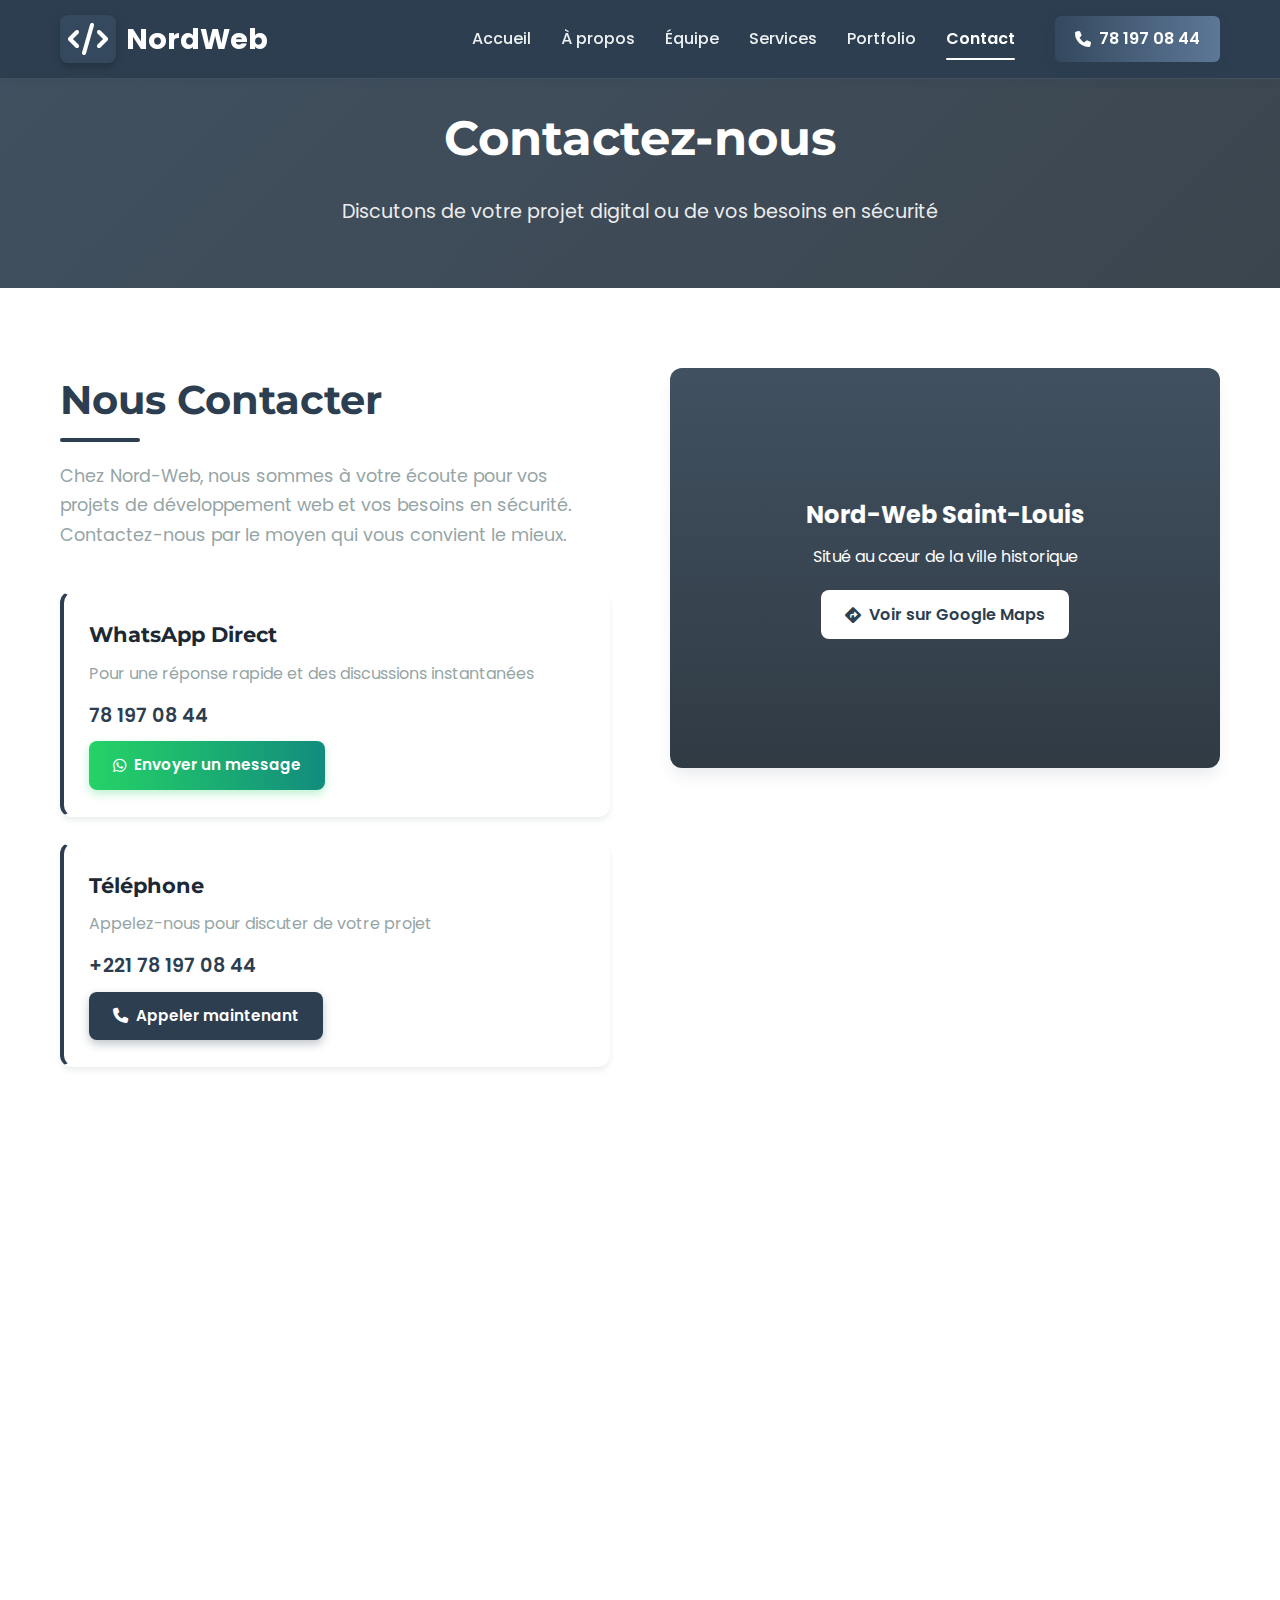
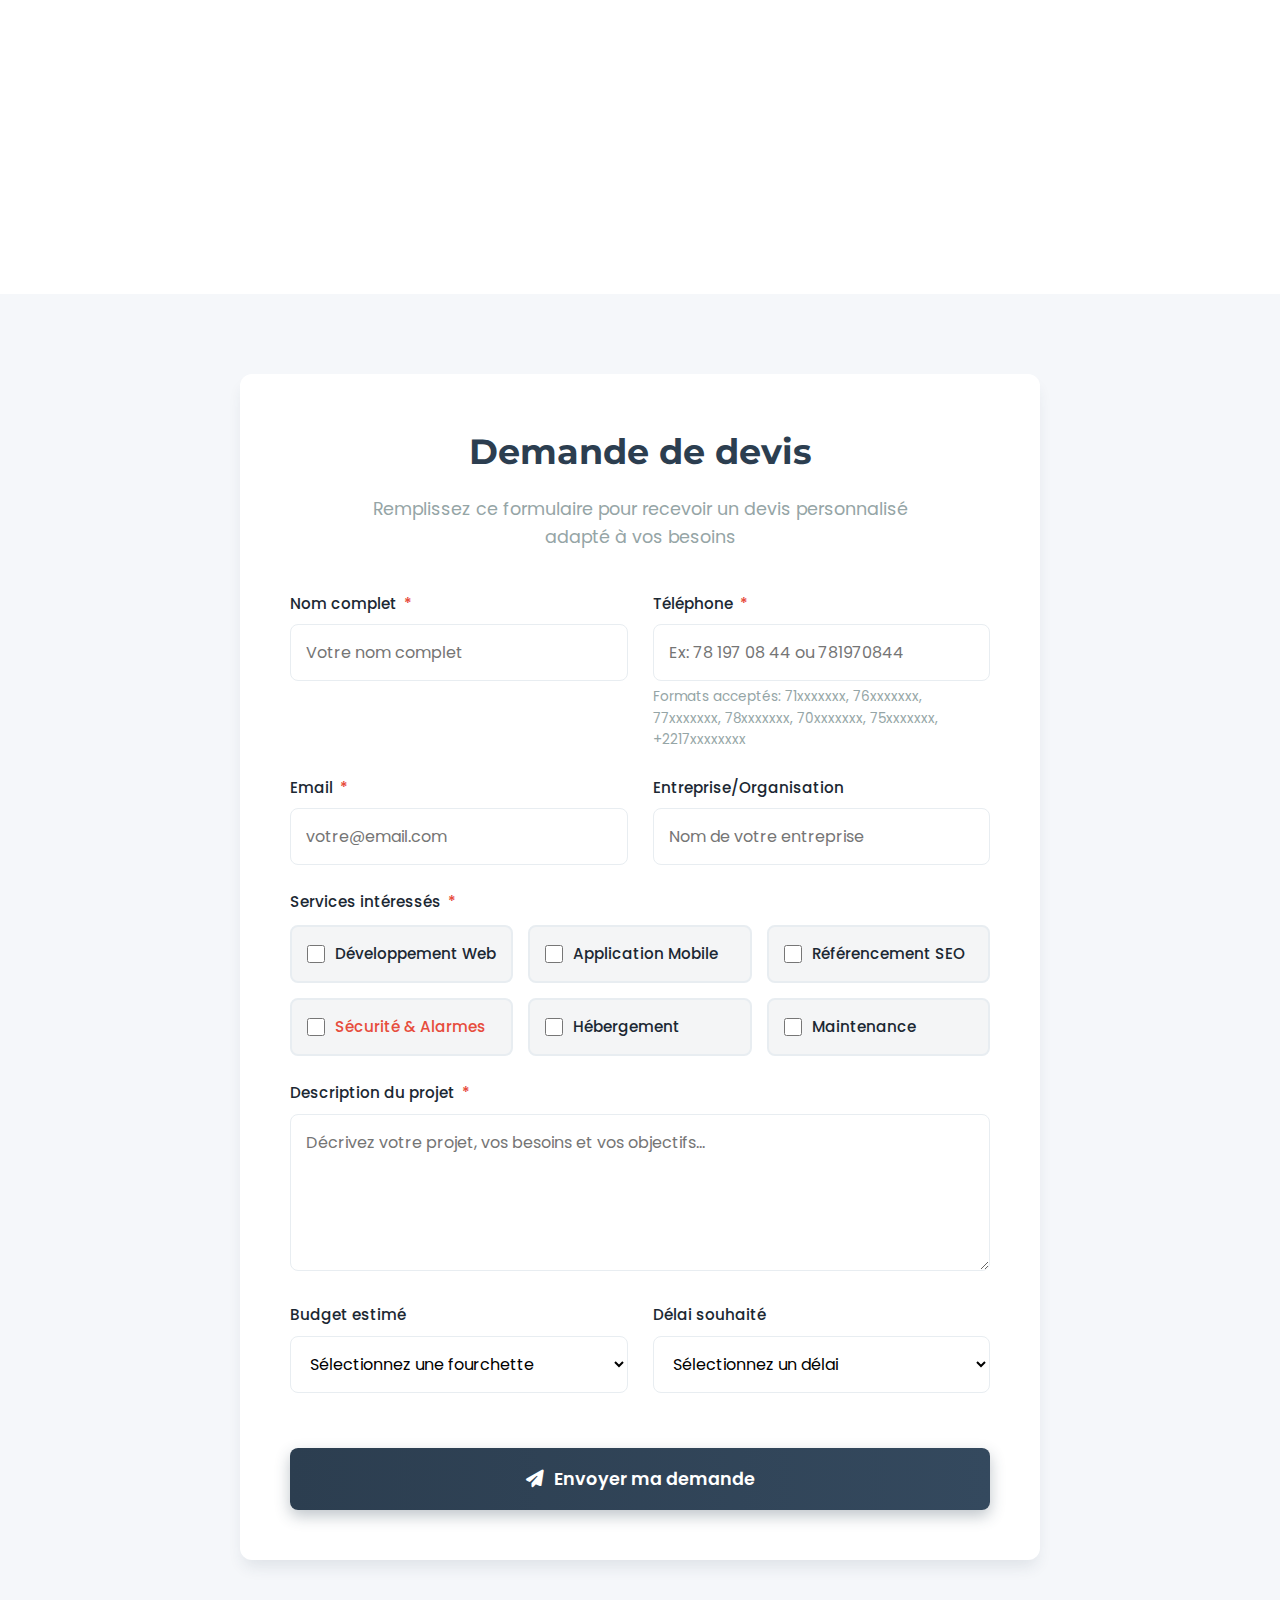
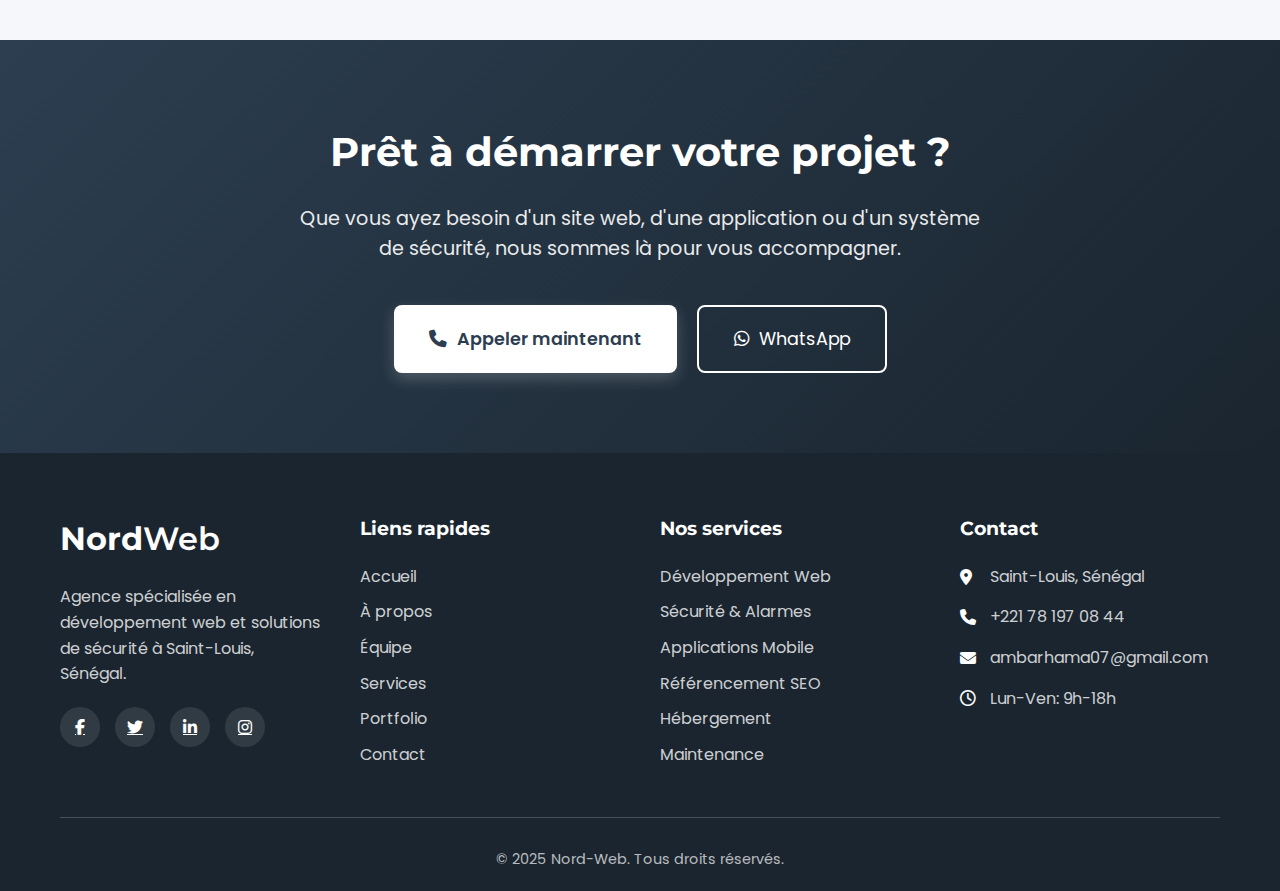
<file: contact.html>
<!DOCTYPE html>
<html lang="fr">
<head>
    <meta charset="UTF-8">
    <meta name="viewport" content="width=device-width, initial-scale=1.0">
    <title>Contact | Nord-Web - Développement & Sécurité</title>
    <link rel="stylesheet" href="https://cdnjs.cloudflare.com/ajax/libs/font-awesome/6.4.0/css/all.min.css">
    <link href="https://fonts.googleapis.com/css2?family=Poppins:wght@300;400;500;600;700&family=Montserrat:wght@400;500;600;700&display=swap" rel="stylesheet">
    <style>
        /* PALETTE BLEU FONCÉ ÉLÉGANT (#2c3e50) AVEC ROUGE SÉCURITÉ */
        :root {
            /* Couleurs principales - Bleu foncé élégant */
            --primary-color: #2c3e50;      /* Bleu foncé principal */
            --primary-light: #34495e;     /* Bleu foncé plus clair */
            --primary-very-light: #5d7797; /* Bleu doux */
            --primary-dark: #1a252f;      /* Bleu nuit très foncé */
            
            /* Couleur d'accent pour sécurité - Rouge */
            --security-color: #e74c3c;    /* Rouge pour la sécurité */
            --security-light: #ff6b6b;    /* Rouge clair */
            --security-dark: #c0392b;     /* Rouge foncé */
            
            /* Couleurs neutres */
            --light-color: #ecf0f1;       /* Gris clair élégant */
            --white-color: #ffffff;       /* Blanc pur */
            --dark-color: #1c2833;        /* Presque noir bleuté */
            --gray-color: #95a5a6;        /* Gris */
            --gray-light: #e8edf1;        /* Gris très clair */
            --gray-soft: #f5f7fa;         /* Gris ultra clair */
            
            --transition: all 0.3s ease;
            --shadow-sm: 0 2px 4px rgba(44, 62, 80, 0.1);
            --shadow-md: 0 4px 6px -1px rgba(44, 62, 80, 0.1);
            --shadow-lg: 0 10px 15px -3px rgba(44, 62, 80, 0.1);
            --shadow-primary: 0 10px 25px rgba(44, 62, 80, 0.15);
            --shadow-security: 0 10px 25px rgba(231, 76, 60, 0.15);
            --radius: 12px;
        }
        
        /* Réinitialisation */
        * {
            margin: 0;
            padding: 0;
            box-sizing: border-box;
        }
        
        body {
            font-family: 'Poppins', sans-serif;
            color: var(--dark-color);
            line-height: 1.6;
            background-color: var(--white-color);
        }
        
        /* ===== NAVBAR BLEU FONCÉ ===== */
        header {
            background-color: var(--primary-color); /* #2c3e50 */
            color: white;
            position: fixed;
            top: 0;
            left: 0;
            width: 100%;
            z-index: 1000;
            padding: 15px 0;
            box-shadow: var(--shadow-md);
            border-bottom: 1px solid rgba(255, 255, 255, 0.1);
            transition: var(--transition);
        }
        
        .header-container {
            display: flex;
            justify-content: space-between;
            align-items: center;
            max-width: 1200px;
            margin: 0 auto;
            padding: 0 20px;
        }
        
        .logo {
            color: white;
            font-size: 1.8rem;
            font-weight: 700;
            text-decoration: none;
            display: flex;
            align-items: center;
            transition: var(--transition);
        }
        
        .logo:hover {
            transform: translateY(-2px);
        }
        
        /* Icône logo en blanc avec fond bleu foncé */
        .logo i {
            color: white;
            margin-right: 10px;
            font-size: 2rem;
            transition: var(--transition);
            background-color: var(--primary-light);
            padding: 8px;
            border-radius: 8px;
            box-shadow: 0 4px 8px rgba(0,0,0,0.2);
        }
        
        .logo:hover i {
            transform: rotate(15deg);
            background-color: rgba(255, 255, 255, 0.2);
        }
        
        .logo span {
            color: white;
        }
        
        .nav-content {
            display: flex;
            align-items: center;
            gap: 40px;
        }
        
        .mobile-menu-btn {
            background-color: transparent;
            border: 2px solid white;
            color: white;
            border-radius: 5px;
            padding: 8px 12px;
            cursor: pointer;
            transition: var(--transition);
            display: none;
            z-index: 1001;
        }
        
        .mobile-menu-btn:hover {
            background-color: white;
            color: var(--primary-color);
        }
        
        #mainNav ul {
            display: flex;
            list-style: none;
            gap: 30px;
            margin: 0;
            padding: 0;
        }
        
        #mainNav ul li {
            position: relative;
        }
        
        #mainNav ul li a {
            color: var(--light-color);
            text-decoration: none;
            font-weight: 500;
            font-size: 1rem;
            position: relative;
            padding: 8px 0;
            display: block;
            transition: var(--transition);
        }
        
        #mainNav ul li a:hover {
            color: white;
        }
        
        #mainNav ul li a.active {
            color: white;
            font-weight: 600;
        }
        
        #mainNav ul li a.active::after {
            content: '';
            position: absolute;
            bottom: 0;
            left: 0;
            width: 100%;
            height: 2px;
            background-color: white;
            border-radius: 2px;
        }
        
        /* Bouton Contact dans le navbar en bleu clair */
        .nav-contact-btn {
            background: linear-gradient(to right, var(--primary-light), var(--primary-very-light));
            color: white;
            border: none;
            padding: 10px 20px;
            border-radius: 6px;
            font-weight: 600;
            text-decoration: none;
            display: flex;
            align-items: center;
            transition: var(--transition);
            box-shadow: 0 4px 10px rgba(44, 62, 80, 0.3);
            font-family: 'Poppins', sans-serif;
        }
        
        .nav-contact-btn:hover {
            background: linear-gradient(to right, var(--primary-color), var(--primary-light));
            transform: translateY(-2px);
            box-shadow: 0 6px 15px rgba(44, 62, 80, 0.4);
            color: white;
        }
        
        .nav-contact-btn i {
            margin-right: 8px;
        }
        
        /* Overlay pour menu mobile */
        .nav-overlay {
            position: fixed;
            top: 0;
            left: 0;
            width: 100%;
            height: 100%;
            background: rgba(0, 0, 0, 0.5);
            z-index: 998;
            opacity: 0;
            visibility: hidden;
            transition: var(--transition);
        }
        
        .nav-overlay.active {
            opacity: 1;
            visibility: visible;
        }
        
        /* ===== CONTENU PRINCIPAL ===== */
        body {
            padding-top: 80px;
        }
        
        .container {
            max-width: 1200px;
            margin: 0 auto;
            padding: 0 20px;
        }
        
        /* Page Header Bleu Foncé */
        .page-header {
            background: linear-gradient(135deg, rgba(44, 62, 80, 0.9), rgba(26, 37, 47, 0.85));
            color: white;
            padding: 100px 0 60px;
            text-align: center;
            margin-top: -80px;
        }
        
        .page-header h1 {
            font-size: 3rem;
            margin-bottom: 20px;
            font-family: 'Montserrat', sans-serif;
        }
        
        .page-header p {
            font-size: 1.2rem;
            max-width: 700px;
            margin: 0 auto;
            opacity: 0.9;
        }
        
        /* ===== SECTION CONTACT INFO ===== */
        .contact-info-section {
            padding: 80px 0;
            background-color: var(--white-color);
        }
        
        .contact-main-container {
            display: grid;
            grid-template-columns: 1fr 1fr;
            gap: 60px;
            align-items: start;
        }
        
        @media (max-width: 992px) {
            .contact-main-container {
                grid-template-columns: 1fr;
            }
        }
        
        .contact-info-content h2 {
            font-size: 2.5rem;
            color: var(--primary-color); /* #2c3e50 */
            margin-bottom: 30px;
            font-family: 'Montserrat', sans-serif;
            position: relative;
            display: inline-block;
        }
        
        .contact-info-content h2::after {
            content: '';
            position: absolute;
            width: 80px;
            height: 4px;
            background-color: var(--primary-color); /* #2c3e50 */
            bottom: -10px;
            left: 0;
            border-radius: 2px;
        }
        
        .contact-description {
            font-size: 1.1rem;
            color: var(--gray-color);
            margin-bottom: 40px;
            line-height: 1.7;
        }
        
        /* Grille des contacts - VERSION SIMPLIFIÉE SANS LOGOS */
        .contact-methods-grid {
            display: grid;
            grid-template-columns: 1fr;
            gap: 25px;
        }
        
        .contact-method {
            padding: 25px;
            background-color: var(--white-color);
            border-radius: var(--radius);
            box-shadow: var(--shadow-md);
            transition: var(--transition);
            border: 2px solid transparent;
            position: relative;
            border-left: 4px solid var(--primary-color);
        }
        
        .contact-method:hover {
            transform: translateY(-5px);
            box-shadow: var(--shadow-primary);
            border-color: var(--primary-light);
        }
        
        /* Pas d'icônes dans les cartes de contact */
        .contact-method-icon {
            display: none;
        }
        
        .contact-method-content h3 {
            font-size: 1.3rem;
            margin-bottom: 10px;
            color: var(--dark-color);
            font-family: 'Montserrat', sans-serif;
        }
        
        .contact-method-content p {
            color: var(--gray-color);
            margin-bottom: 15px;
            line-height: 1.5;
        }
        
        .contact-number {
            font-size: 1.2rem;
            font-weight: 600;
            color: var(--primary-color); /* #2c3e50 */
            margin-bottom: 10px;
            display: flex;
            align-items: center;
            gap: 10px;
        }
        
        /* Numéro sécurité en rouge */
        .contact-method.security .contact-number {
            color: var(--security-color);
            border-left-color: var(--security-color);
        }
        
        /* Boutons */
        .contact-actions {
            display: flex;
            gap: 15px;
            flex-wrap: wrap;
        }
        
        .btn-contact {
            padding: 12px 24px;
            border-radius: 8px;
            text-decoration: none;
            font-weight: 600;
            display: inline-flex;
            align-items: center;
            transition: var(--transition);
            font-family: 'Poppins', sans-serif;
            font-size: 0.95rem;
        }
        
        /* Bouton principal en bleu foncé */
        .btn-primary {
            background-color: var(--primary-color); /* #2c3e50 */
            color: white;
            box-shadow: 0 4px 10px rgba(44, 62, 80, 0.3);
        }
        
        .btn-primary:hover {
            background-color: var(--primary-dark); /* #1a252f */
            transform: translateY(-3px);
            box-shadow: 0 6px 15px rgba(26, 37, 47, 0.4);
            color: white;
        }
        
        /* Bouton sécurité en rouge */
        .btn-security {
            background-color: var(--security-color);
            color: white;
            box-shadow: 0 4px 10px rgba(231, 76, 60, 0.3);
        }
        
        .btn-security:hover {
            background-color: var(--security-dark);
            transform: translateY(-3px);
            box-shadow: var(--shadow-security);
            color: white;
        }
        
        .btn-whatsapp {
            background: linear-gradient(to right, #25D366, #128C7E);
            color: white;
            box-shadow: 0 4px 10px rgba(37, 211, 102, 0.3);
        }
        
        .btn-whatsapp:hover {
            background: linear-gradient(to right, #1da851, #0e7a5e);
            transform: translateY(-3px);
            box-shadow: 0 6px 15px rgba(29, 168, 81, 0.4);
            color: white;
        }
        
        .btn-outline {
            background-color: transparent;
            border: 2px solid var(--primary-color);
            color: var(--primary-color);
        }
        
        .btn-outline:hover {
            background-color: var(--primary-color);
            color: white;
            transform: translateY(-3px);
        }
        
        .btn-contact i {
            margin-right: 8px;
        }
        
        /* Horaires */
        .contact-hours {
            margin-top: 40px;
            padding: 25px;
            background-color: rgba(44, 62, 80, 0.05);
            border-radius: var(--radius);
            border-left: 4px solid var(--primary-color);
        }
        
        .contact-hours h3 {
            font-size: 1.2rem;
            margin-bottom: 15px;
            color: var(--dark-color);
        }
        
        .contact-hours ul {
            list-style: none;
        }
        
        .contact-hours li {
            margin-bottom: 10px;
            display: flex;
            justify-content: space-between;
            color: var(--gray-color);
        }
        
        .contact-hours strong {
            color: var(--dark-color);
        }
        
        /* Carte */
        .contact-map {
            border-radius: var(--radius);
            overflow: hidden;
            box-shadow: var(--shadow-lg);
            height: 400px;
            position: relative;
        }
        
        .contact-map iframe {
            width: 100%;
            height: 100%;
            border: none;
        }
        
        .map-overlay {
            position: absolute;
            bottom: 0;
            left: 0;
            right: 0;
            background: rgba(255, 255, 255, 0.95);
            padding: 20px;
            border-top: 4px solid var(--primary-color);
        }
        
        .map-overlay h3 {
            color: var(--primary-color);
            margin-bottom: 10px;
            font-size: 1.2rem;
        }
        
        .map-overlay p {
            color: var(--gray-color);
            font-size: 0.9rem;
        }
        
        /* ===== FORMULAIRE AMÉLIORÉ ===== */
        .contact-form-section {
            padding: 80px 0;
            background-color: var(--gray-soft);
        }
        
        .contact-form-container {
            max-width: 800px;
            margin: 0 auto;
            background-color: var(--white-color);
            padding: 50px;
            border-radius: var(--radius);
            box-shadow: var(--shadow-lg);
        }
        
        .form-header {
            text-align: center;
            margin-bottom: 40px;
        }
        
        .form-header h2 {
            font-size: 2.2rem;
            color: var(--primary-color); /* #2c3e50 */
            margin-bottom: 15px;
            font-family: 'Montserrat', sans-serif;
        }
        
        .form-header p {
            color: var(--gray-color);
            max-width: 600px;
            margin: 0 auto;
            font-size: 1.1rem;
        }
        
        .contact-form {
            display: grid;
            gap: 25px;
        }
        
        .form-row {
            display: grid;
            grid-template-columns: 1fr 1fr;
            gap: 25px;
        }
        
        @media (max-width: 768px) {
            .form-row {
                grid-template-columns: 1fr;
            }
        }
        
        .form-group {
            margin-bottom: 0;
            position: relative;
        }
        
        .form-group label {
            display: block;
            margin-bottom: 8px;
            font-weight: 500;
            color: var(--dark-color);
            font-size: 0.95rem;
        }
        
        .form-group .required {
            color: var(--security-color);
            margin-left: 3px;
        }
        
        .form-group input,
        .form-group select,
        .form-group textarea {
            width: 100%;
            padding: 15px;
            border: 1px solid var(--gray-light);
            border-radius: 8px;
            font-family: 'Poppins', sans-serif;
            font-size: 1rem;
            transition: var(--transition);
            background-color: var(--white-color);
        }
        
        .form-group input:focus,
        .form-group select:focus,
        .form-group textarea:focus {
            outline: none;
            border-color: var(--primary-color);
            box-shadow: 0 0 0 3px rgba(44, 62, 80, 0.1);
        }
        
        /* Indicateurs d'erreur */
        .error-message {
            color: var(--security-color);
            font-size: 0.85rem;
            margin-top: 5px;
            display: none;
        }
        
        .form-group.error input,
        .form-group.error select,
        .form-group.error textarea {
            border-color: var(--security-color);
        }
        
        .form-group.success input,
        .form-group.success select,
        .form-group.success textarea {
            border-color: #27ae60;
        }
        
        .form-group.full-width {
            grid-column: 1 / -1;
        }
        
        /* Styles pour les options de service */
        .service-options {
            display: grid;
            grid-template-columns: repeat(auto-fill, minmax(200px, 1fr));
            gap: 15px;
            margin-top: 10px;
        }
        
        .service-option {
            display: flex;
            align-items: center;
            padding: 15px;
            background: rgba(44, 62, 80, 0.05);
            border: 2px solid var(--gray-light);
            border-radius: 8px;
            cursor: pointer;
            transition: var(--transition);
        }
        
        .service-option:hover {
            border-color: var(--primary-light);
            background: rgba(44, 62, 80, 0.1);
        }
        
        .service-option input[type="checkbox"] {
            margin-right: 10px;
            width: 18px;
            height: 18px;
            accent-color: var(--primary-color);
        }
        
        /* Checkbox sécurité en rouge */
        #service-security + label {
            color: var(--security-color);
        }
        
        .service-option label {
            margin-bottom: 0;
            cursor: pointer;
            font-weight: 500;
            color: var(--dark-color);
            flex: 1;
        }
        
        /* Aide pour le format de téléphone */
        .phone-help {
            font-size: 0.85rem;
            color: var(--gray-color);
            margin-top: 5px;
            display: block;
        }
        
        /* Bouton de soumission en bleu foncé */
        .btn-submit {
            background: linear-gradient(to right, var(--primary-color), var(--primary-light));
            color: white;
            border: none;
            padding: 18px 40px;
            border-radius: 8px;
            font-weight: 600;
            font-size: 1.1rem;
            cursor: pointer;
            transition: var(--transition);
            display: flex;
            align-items: center;
            justify-content: center;
            width: 100%;
            margin-top: 30px;
            box-shadow: 0 6px 15px rgba(44, 62, 80, 0.3);
            font-family: 'Poppins', sans-serif;
        }
        
        .btn-submit:hover {
            transform: translateY(-3px);
            box-shadow: 0 10px 25px rgba(44, 62, 80, 0.4);
        }
        
        .btn-submit i {
            margin-right: 10px;
        }
        
        .btn-submit:disabled {
            background: var(--gray-light);
            cursor: not-allowed;
            transform: none;
            box-shadow: none;
        }
        
        /* Message de confirmation */
        .form-success {
            display: none;
            text-align: center;
            padding: 40px;
            background: rgba(44, 62, 80, 0.05);
            border-radius: var(--radius);
            border-left: 4px solid var(--primary-color);
        }
        
        .form-success.show {
            display: block;
        }
        
        .form-success i {
            font-size: 3rem;
            color: var(--primary-color);
            margin-bottom: 20px;
        }
        
        .form-success h3 {
            font-size: 1.8rem;
            color: var(--primary-color);
            margin-bottom: 15px;
        }
        
        /* ===== CTA FINAL BLEU FONCÉ ===== */
        .final-cta {
            padding: 80px 0;
            background: linear-gradient(135deg, var(--primary-color), var(--primary-dark));
            color: white;
            text-align: center;
        }
        
        .final-cta h2 {
            font-size: 2.5rem;
            margin-bottom: 20px;
            font-family: 'Montserrat', sans-serif;
        }
        
        .final-cta p {
            font-size: 1.2rem;
            max-width: 700px;
            margin: 0 auto 40px;
            opacity: 0.9;
        }
        
        .cta-buttons {
            display: flex;
            justify-content: center;
            gap: 20px;
            flex-wrap: wrap;
        }
        
        .btn-large {
            padding: 18px 35px;
            font-size: 1.1rem;
            border-radius: 8px;
            text-decoration: none;
            display: inline-flex;
            align-items: center;
            transition: var(--transition);
            font-family: 'Poppins', sans-serif;
        }
        
        .btn-light {
            background-color: white;
            color: var(--primary-color);
            font-weight: 600;
            box-shadow: 0 6px 15px rgba(255, 255, 255, 0.2);
        }
        
        .btn-light:hover {
            background-color: #f0f0f0;
            transform: translateY(-5px);
            box-shadow: 0 10px 25px rgba(255, 255, 255, 0.3);
        }
        
        .btn-outline-light {
            background-color: transparent;
            color: white;
            border: 2px solid white;
        }
        
        .btn-outline-light:hover {
            background-color: white;
            color: var(--primary-color);
            transform: translateY(-5px);
        }
        
        .btn-large i {
            margin-right: 10px;
        }
        
        /* ===== FOOTER BLEU FONCÉ ===== */
        footer {
            background-color: var(--primary-dark);
            color: white;
            padding: 60px 0 20px;
        }
        
        .footer-content {
            display: grid;
            grid-template-columns: repeat(auto-fit, minmax(250px, 1fr));
            gap: 40px;
            margin-bottom: 40px;
        }
        
        .footer-logo {
            font-size: 2rem;
            font-weight: 700;
            margin-bottom: 20px;
            color: white;
            font-family: 'Montserrat', sans-serif;
        }
        
        .footer-logo span {
            color: white;
            font-weight: 600;
        }
        
        .footer-about p {
            color: rgba(255, 255, 255, 0.8);
            margin-bottom: 20px;
            line-height: 1.6;
        }
        
        .social-icons {
            display: flex;
            gap: 15px;
        }
        
        .social-icons a {
            display: inline-flex;
            align-items: center;
            justify-content: center;
            width: 40px;
            height: 40px;
            background-color: rgba(255, 255, 255, 0.1);
            border-radius: 50%;
            color: white;
            transition: var(--transition);
        }
        
        .social-icons a:hover {
            background-color: var(--primary-color);
            transform: translateY(-3px);
        }
        
        .footer-links h4,
        .footer-services h4,
        .footer-contact h4 {
            color: white;
            margin-bottom: 20px;
            font-size: 1.2rem;
            font-family: 'Montserrat', sans-serif;
        }
        
        .footer-links ul,
        .footer-services ul {
            list-style: none;
        }
        
        .footer-links li,
        .footer-services li {
            margin-bottom: 10px;
        }
        
        .footer-links a,
        .footer-services a {
            color: rgba(255, 255, 255, 0.8);
            text-decoration: none;
            transition: var(--transition);
        }
        
        .footer-links a:hover,
        .footer-services a:hover {
            color: white;
            padding-left: 5px;
        }
        
        .footer-contact p {
            margin-bottom: 15px;
            display: flex;
            align-items: center;
            color: rgba(255, 255, 255, 0.8);
        }
        
        .footer-contact i {
            color: white;
            margin-right: 10px;
            width: 20px;
        }
        
        .copyright {
            text-align: center;
            padding-top: 30px;
            margin-top: 40px;
            border-top: 1px solid rgba(255, 255, 255, 0.2);
            color: rgba(255, 255, 255, 0.7);
            font-size: 0.9rem;
        }
        
        /* ===== RESPONSIVE ===== */
        @media (max-width: 992px) {
            .nav-content {
                gap: 20px;
            }
            
            #mainNav ul {
                gap: 20px;
            }
            
            .contact-form-container {
                padding: 30px;
            }
        }
        
        @media (max-width: 768px) {
            .mobile-menu-btn {
                display: block;
            }
            
            .nav-contact-btn {
                display: none;
            }
            
            #mainNav {
                position: fixed;
                top: 80px;
                left: -100%;
                width: 280px;
                height: calc(100vh - 80px);
                background-color: var(--primary-color);
                box-shadow: var(--shadow-lg);
                padding: 30px;
                transition: var(--transition);
                flex-direction: column;
                z-index: 999;
                overflow-y: auto;
            }
            
            #mainNav.active {
                left: 0;
            }
            
            #mainNav ul {
                flex-direction: column;
                gap: 20px;
                width: 100%;
            }
            
            #mainNav ul li {
                width: 100%;
            }
            
            #mainNav ul li a {
                padding: 12px 0;
                border-bottom: 1px solid rgba(255, 255, 255, 0.1);
                width: 100%;
                color: var(--light-color);
            }
            
            .page-header {
                padding: 80px 0 40px;
            }
            
            .page-header h1 {
                font-size: 2.2rem;
            }
            
            .contact-info-content h2 {
                font-size: 2rem;
            }
            
            .contact-form-container {
                padding: 25px;
            }
            
            .contact-method {
                flex-direction: column;
                text-align: center;
            }
            
            .contact-actions {
                justify-content: center;
            }
            
            .service-options {
                grid-template-columns: 1fr;
            }
        }
        
        @media (max-width: 576px) {
            .header-container {
                padding: 0 15px;
            }
            
            .logo {
                font-size: 1.5rem;
            }
            
            .logo i {
                font-size: 1.7rem;
            }
            
            .page-header h1 {
                font-size: 1.8rem;
            }
            
            .contact-info-content h2 {
                font-size: 1.8rem;
            }
            
            .btn-large {
                width: 100%;
                justify-content: center;
            }
            
            .cta-buttons {
                flex-direction: column;
                align-items: center;
            }
        }
        
        /* Animation des éléments */
        .fade-in {
            opacity: 0;
            transform: translateY(30px);
            transition: opacity 0.6s ease, transform 0.6s ease;
        }
        
        .fade-in.appear {
            opacity: 1;
            transform: translateY(0);
        }
        
        /* Header au scroll */
        header.scrolled {
            padding: 10px 0;
            box-shadow: 0 4px 20px rgba(0, 0, 0, 0.2);
        }
    </style>
</head>
<body>
    <!-- ===== HEADER AVEC NAVBAR COMPLET ===== -->
    <header>
        <div class="container header-container">
            <a href="index.html" class="logo">
                <i class="fas fa-code"></i> Nord<span>Web</span>
            </a>
            
            <div class="nav-content">
                <nav id="mainNav">
                    <ul>
                        <li><a href="index.html">Accueil</a></li>
                        <li><a href="apropos.html">À propos</a></li>
                        <li><a href="equipe.html">Équipe</a></li>
                        <li><a href="services.html">Services</a></li>
                        <li><a href="portfolio.html">Portfolio</a></li>
                        <li><a href="contact.html" class="active">Contact</a></li>
                    </ul>
                </nav>
                
                <a href="tel:+221781970844" class="nav-contact-btn">
                    <i class="fas fa-phone"></i> 78 197 08 44
                </a>
            </div>
            
            <button class="mobile-menu-btn" id="mobileMenuBtn">
                <i class="fas fa-bars"></i>
            </button>
        </div>
        
        <div class="nav-overlay" id="navOverlay"></div>
    </header>

    <!-- Page Header Bleu Foncé -->
    <section class="page-header">
        <div class="container">
            <h1>Contactez-nous</h1>
            <p>Discutons de votre projet digital ou de vos besoins en sécurité</p>
        </div>
    </section>

    <!-- ===== SECTION CONTACT INFO - VERSION SANS LOGOS ===== -->
    <section class="contact-info-section">
        <div class="container">
            <div class="contact-main-container">
                <div class="contact-info-content">
                    <h2>Nous Contacter</h2>
                    <p class="contact-description">
                        Chez Nord-Web, nous sommes à votre écoute pour vos projets de développement web 
                        et vos besoins en sécurité. Contactez-nous par le moyen qui vous convient le mieux.
                    </p>
                    
                    <div class="contact-methods-grid">
                        <!-- WhatsApp -->
                        <div class="contact-method fade-in">
                            <div class="contact-method-content">
                                <h3>WhatsApp Direct</h3>
                                <p>Pour une réponse rapide et des discussions instantanées</p>
                                <div class="contact-number">78 197 08 44</div>
                                <div class="contact-actions">
                                    <a href="https://wa.me/221781970844?text=Bonjour%20Nord-Web%2C%20je%20suis%20intéressé(e)%20par%20vos%20services" 
                                       target="_blank" class="btn-contact btn-whatsapp">
                                        <i class="fab fa-whatsapp"></i> Envoyer un message
                                    </a>
                                </div>
                            </div>
                        </div>
                        
                        <!-- Téléphone -->
                        <div class="contact-method fade-in">
                            <div class="contact-method-content">
                                <h3>Téléphone</h3>
                                <p>Appelez-nous pour discuter de votre projet</p>
                                <div class="contact-number">+221 78 197 08 44</div>
                                <div class="contact-actions">
                                    <a href="tel:+221781970844" class="btn-contact btn-primary">
                                        <i class="fas fa-phone"></i> Appeler maintenant
                                    </a>
                                </div>
                            </div>
                        </div>
                        
                        <!-- Email -->
                        <div class="contact-method fade-in">
                            <div class="contact-method-content">
                                <h3>Email</h3>
                                <p>Pour les demandes détaillées et les documents</p>
                                <div class="contact-number">ambarhama07@gmail.com</div>
                                <div class="contact-actions">
                                    <a href="mailto:ambarhama07@gmail.com" class="btn-contact btn-outline">
                                        <i class="fas fa-envelope"></i> Envoyer un email
                                    </a>
                                </div>
                            </div>
                        </div>
                        
                        <!-- Sécurité & Alarmes (EN ROUGE) -->
                        <div class="contact-method fade-in security">
                            <div class="contact-method-content">
                                <h3>Sécurité & Alarmes</h3>
                                <p>Service sécurité - Installation et maintenance</p>
                                <div class="contact-number">78 197 08 44</div>
                                <div class="contact-actions">
                                    <a href="tel:+221781970844" class="btn-contact btn-security">
                                        <i class="fas fa-shield-alt"></i> Demander un devis sécurité
                                    </a>
                                </div>
                            </div>
                        </div>
                    </div>
                    
                    <!-- Horaires -->
                    <div class="contact-hours fade-in">
                        <h3><i class="far fa-clock"></i> Horaires de contact</h3>
                        <ul>
                            <li>
                                <strong>Lundi - Vendredi</strong>
                                <span>9h00 - 18h00</span>
                            </li>
                            <li>
                                <strong>Samedi</strong>
                                <span>9h00 - 13h00</span>
                            </li>
                            <li>
                                <strong>Dimanche</strong>
                                <span>Fermé</span>
                            </li>
                        </ul>
                    </div>
                </div>
                
                <!-- Carte -->
                <div class="contact-map-container">
                    <div class="contact-map">
                        <!-- Carte Saint-Louis -->
                        <div style="width: 100%; height: 100%; background: linear-gradient(rgba(44, 62, 80, 0.9), rgba(26, 37, 47, 0.9)), 
                                    url('https://images.unsplash.com/photo-1573994591087-e8ab7eb6c96c?ixlib=rb-4.0.3&auto=format&fit=crop&w=800&q=80'); 
                                    background-size: cover; background-position: center; display: flex; align-items: center; justify-content: center; color: white;">
                            <div style="text-align: center; padding: 20px;">
                                <h3 style="font-size: 1.5rem; margin-bottom: 10px;">Nord-Web Saint-Louis</h3>
                                <p style="margin-bottom: 20px;">Situé au cœur de la ville historique</p>
                                <a href="https://maps.google.com/?q=Saint-Louis,Senegal" target="_blank" 
                                   style="display: inline-flex; align-items: center; padding: 12px 24px; background-color: white; color: var(--primary-color); 
                                          border-radius: 8px; text-decoration: none; font-weight: 600;">
                                    <i class="fas fa-directions" style="margin-right: 8px;"></i> Voir sur Google Maps
                                </a>
                            </div>
                        </div>
                    </div>
                </div>
            </div>
        </div>
    </section>

    <!-- ===== FORMULAIRE AMÉLIORÉ ===== -->
    <section class="contact-form-section" id="contact-form">
        <div class="container">
            <div class="contact-form-container">
                <div class="form-header">
                    <h2>Demande de devis</h2>
                    <p>Remplissez ce formulaire pour recevoir un devis personnalisé adapté à vos besoins</p>
                </div>
                
                <form class="contact-form" id="devisForm" action="mailto:ambarhama07@gmail.com" method="post" enctype="text/plain">
                    
                    <div class="form-row">
                        <div class="form-group">
                            <label for="name">Nom complet <span class="required">*</span></label>
                            <input type="text" id="name" name="name" required placeholder="Votre nom complet">
                            <div class="error-message" id="name-error"></div>
                        </div>
                        
                        <div class="form-group">
                            <label for="phone">Téléphone <span class="required">*</span></label>
                            <input type="tel" id="phone" name="phone" required placeholder="Ex: 78 197 08 44 ou 781970844">
                            <span class="phone-help">Formats acceptés: 71xxxxxxx, 76xxxxxxx, 77xxxxxxx, 78xxxxxxx, 70xxxxxxx, 75xxxxxxx, +2217xxxxxxxx</span>
                            <div class="error-message" id="phone-error"></div>
                        </div>
                    </div>
                    
                    <div class="form-row">
                        <div class="form-group">
                            <label for="email">Email <span class="required">*</span></label>
                            <input type="email" id="email" name="email" required placeholder="votre@email.com">
                            <div class="error-message" id="email-error"></div>
                        </div>
                        
                        <div class="form-group">
                            <label for="company">Entreprise/Organisation</label>
                            <input type="text" id="company" name="company" placeholder="Nom de votre entreprise">
                        </div>
                    </div>
                    
                    <div class="form-group full-width">
                        <label>Services intéressés <span class="required">*</span></label>
                        <div class="service-options">
                            <div class="service-option">
                                <input type="checkbox" id="service-web" name="service_web" value="Développement Web">
                                <label for="service-web">Développement Web</label>
                            </div>
                            <div class="service-option">
                                <input type="checkbox" id="service-mobile" name="service_mobile" value="Application Mobile">
                                <label for="service-mobile">Application Mobile</label>
                            </div>
                            <div class="service-option">
                                <input type="checkbox" id="service-seo" name="service_seo" value="Référencement SEO">
                                <label for="service-seo">Référencement SEO</label>
                            </div>
                            <div class="service-option">
                                <input type="checkbox" id="service-security" name="service_security" value="Sécurité & Alarmes">
                                <label for="service-security">Sécurité & Alarmes</label>
                            </div>
                            <div class="service-option">
                                <input type="checkbox" id="service-hosting" name="service_hosting" value="Hébergement">
                                <label for="service-hosting">Hébergement</label>
                            </div>
                            <div class="service-option">
                                <input type="checkbox" id="service-maintenance" name="service_maintenance" value="Maintenance">
                                <label for="service-maintenance">Maintenance</label>
                            </div>
                        </div>
                        <div class="error-message" id="services-error"></div>
                    </div>
                    
                    <div class="form-group full-width">
                        <label for="project-description">Description du projet <span class="required">*</span></label>
                        <textarea id="project-description" name="project_description" rows="5" required 
                                  placeholder="Décrivez votre projet, vos besoins et vos objectifs..."></textarea>
                        <div class="error-message" id="description-error"></div>
                    </div>
                    
                    <div class="form-row">
                        <div class="form-group">
                            <label for="budget">Budget estimé</label>
                            <select id="budget" name="budget">
                                <option value="">Sélectionnez une fourchette</option>
                                <option value="100k-500k">100 000 - 500 000 FCFA</option>
                                <option value="500k-1M">500 000 - 1 000 000 FCFA</option>
                                <option value="1M-2M">1M - 2M FCFA</option>
                                <option value="2M+">Plus de 2M FCFA</option>
                                <option value="indetermine">À déterminer</option>
                            </select>
                        </div>
                        
                        <div class="form-group">
                            <label for="timeline">Délai souhaité</label>
                            <select id="timeline" name="timeline">
                                <option value="">Sélectionnez un délai</option>
                                <option value="urgent">Urgent (1-2 semaines)</option>
                                <option value="court">Court terme (1 mois)</option>
                                <option value="moyen">Moyen terme (1-3 mois)</option>
                                <option value="long">Long terme (+3 mois)</option>
                                <option value="flexible">Flexible</option>
                            </select>
                        </div>
                    </div>
                    
                    <button type="button" class="btn-submit" id="submitBtn">
                        <i class="fas fa-paper-plane"></i> Envoyer ma demande
                    </button>
                </form>
                
                <!-- Message de confirmation caché -->
                <div class="form-success" id="formSuccess">
                    <i class="fas fa-check-circle"></i>
                    <h3>Demande envoyée avec succès !</h3>
                    <p>Nous avons bien reçu votre demande de devis. Nous vous contacterons dans les plus brefs délais.</p>
                    <p style="margin-top: 20px;">
                        <a href="https://wa.me/221781970844" target="_blank" class="btn-contact btn-whatsapp" style="margin: 10px;">
                            <i class="fab fa-whatsapp"></i> WhatsApp
                        </a>
                        <a href="tel:+221781970844" class="btn-contact btn-primary" style="margin: 10px;">
                            <i class="fas fa-phone"></i> Appeler
                        </a>
                    </p>
                </div>
            </div>
        </div>
    </section>

    <!-- ===== CTA FINAL ===== -->
    <section class="final-cta">
        <div class="container">
            <h2>Prêt à démarrer votre projet ?</h2>
            <p>Que vous ayez besoin d'un site web, d'une application ou d'un système de sécurité, nous sommes là pour vous accompagner.</p>
            
            <div class="cta-buttons">
                <a href="tel:+221781970844" class="btn-large btn-light">
                    <i class="fas fa-phone"></i> Appeler maintenant
                </a>
                <a href="https://wa.me/221781970844" target="_blank" class="btn-large btn-outline-light">
                    <i class="fab fa-whatsapp"></i> WhatsApp
                </a>
            </div>
        </div>
    </section>

    <!-- ===== FOOTER BLEU FONCÉ ===== -->
    <footer>
        <div class="container">
            <div class="footer-content">
                <div class="footer-about">
                    <h3 class="footer-logo">Nord<span>Web</span></h3>
                    <p>Agence spécialisée en développement web et solutions de sécurité à Saint-Louis, Sénégal.</p>
                    <div class="social-icons">
                        <a href="#"><i class="fab fa-facebook-f"></i></a>
                        <a href="#"><i class="fab fa-twitter"></i></a>
                        <a href="#"><i class="fab fa-linkedin-in"></i></a>
                        <a href="#"><i class="fab fa-instagram"></i></a>
                    </div>
                </div>
                
                <div class="footer-links">
                    <h4>Liens rapides</h4>
                    <ul>
                        <li><a href="index.html">Accueil</a></li>
                        <li><a href="apropos.html">À propos</a></li>
                        <li><a href="equipe.html">Équipe</a></li>
                        <li><a href="services.html">Services</a></li>
                        <li><a href="portfolio.html">Portfolio</a></li>
                        <li><a href="contact.html">Contact</a></li>
                    </ul>
                </div>
                
                <div class="footer-services">
                    <h4>Nos services</h4>
                    <ul>
                        <li><a href="services.html#web-dev">Développement Web</a></li>
                        <li><a href="services.html#security">Sécurité & Alarmes</a></li>
                        <li><a href="services.html#mobile">Applications Mobile</a></li>
                        <li><a href="services.html#seo">Référencement SEO</a></li>
                        <li><a href="services.html">Hébergement</a></li>
                        <li><a href="services.html">Maintenance</a></li>
                    </ul>
                </div>
                
                <div class="footer-contact">
                    <h4>Contact</h4>
                    <p><i class="fas fa-map-marker-alt"></i> Saint-Louis, Sénégal</p>
                    <p><i class="fas fa-phone"></i> +221 78 197 08 44</p>
                    <p><i class="fas fa-envelope"></i> ambarhama07@gmail.com</p>
                    <p><i class="far fa-clock"></i> Lun-Ven: 9h-18h</p>
                </div>
            </div>
            
            <div class="copyright">
                <p>&copy; 2025 Nord-Web. Tous droits réservés.</p>
            </div>
        </div>
    </footer>

    <script>
        // ===== MENU MOBILE =====
        const mobileMenuBtn = document.getElementById('mobileMenuBtn');
        const mainNav = document.getElementById('mainNav');
        const navOverlay = document.getElementById('navOverlay');
        
        mobileMenuBtn.addEventListener('click', () => {
            mainNav.classList.toggle('active');
            navOverlay.classList.toggle('active');
            mobileMenuBtn.innerHTML = mainNav.classList.contains('active') 
                ? '<i class="fas fa-times"></i>' 
                : '<i class="fas fa-bars"></i>';
        });
        
        navOverlay.addEventListener('click', () => {
            mainNav.classList.remove('active');
            navOverlay.classList.remove('active');
            mobileMenuBtn.innerHTML = '<i class="fas fa-bars"></i>';
        });
        
        // ===== HEADER SCROLL =====
        window.addEventListener('scroll', () => {
            const header = document.querySelector('header');
            if (window.scrollY > 50) {
                header.classList.add('scrolled');
            } else {
                header.classList.remove('scrolled');
            }
        });
        
        // ===== ANIMATION FADE IN =====
        const fadeElements = document.querySelectorAll('.fade-in');
        
        const appearOnScroll = new IntersectionObserver((entries) => {
            entries.forEach(entry => {
                if (entry.isIntersecting) {
                    entry.target.classList.add('appear');
                }
            });
        }, { threshold: 0.1 });
        
        fadeElements.forEach(element => {
            appearOnScroll.observe(element);
        });
        
        // ===== GESTION DU FORMULAIRE =====
        const devisForm = document.getElementById('devisForm');
        const submitBtn = document.getElementById('submitBtn');
        const formSuccess = document.getElementById('formSuccess');
        
        // Fonction de validation du téléphone améliorée
        function validateSenegalPhone(phone) {
            // Nettoyer le numéro
            const cleanedPhone = phone.replace(/[\s\-\(\)\.\+]/g, '');
            
            // Vérifier la longueur minimale (9 chiffres pour Sénégal)
            if (cleanedPhone.length < 9) {
                return false;
            }
            
            // Vérifier si c'est un format international
            if (cleanedPhone.startsWith('+221') || cleanedPhone.startsWith('00221')) {
                // Extraire la partie après le code pays
                const localPart = cleanedPhone.replace(/^(\+|00)221/, '');
                // Vérifier le préfixe (71, 76, 77, 78, 70, 75) et la longueur
                return /^[71|76|77|78|70|75]/.test(localPart) && localPart.length === 9;
            }
            
            // Vérifier le format local avec TOUS les préfixes
            return /^[71|76|77|78|70|75][0-9]{8}$/.test(cleanedPhone);
        }
        
        // Fonction de validation de l'email
        function validateEmail(email) {
            const emailRegex = /^[^\s@]+@[^\s@]+\.[^\s@]+$/;
            return emailRegex.test(email);
        }
        
        // Fonction pour afficher les erreurs
        function showError(elementId, message) {
            const errorElement = document.getElementById(elementId);
            const formGroup = errorElement.closest('.form-group');
            errorElement.textContent = message;
            errorElement.style.display = 'block';
            formGroup.classList.add('error');
            formGroup.classList.remove('success');
        }
        
        // Fonction pour cacher les erreurs
        function hideError(elementId) {
            const errorElement = document.getElementById(elementId);
            const formGroup = errorElement.closest('.form-group');
            errorElement.style.display = 'none';
            formGroup.classList.remove('error');
            formGroup.classList.add('success');
        }
        
        // Fonction pour valider un champ
        function validateField(fieldId, validator, errorId, errorMessage) {
            const field = document.getElementById(fieldId);
            const value = field.value.trim();
            
            if (!value) {
                showError(errorId, 'Ce champ est obligatoire');
                return false;
            }
            
            if (!validator(value)) {
                showError(errorId, errorMessage);
                return false;
            }
            
            hideError(errorId);
            return true;
        }
        
        // Formatage automatique du téléphone
        function formatPhoneNumber(value) {
            // Supprimer tout sauf les chiffres
            let numbers = value.replace(/\D/g, '');
            
            if (numbers.length === 0) return '';
            
            // Si le numéro commence par +221 ou 00221, garder ce format
            if (numbers.startsWith('221') && numbers.length >= 12) {
                const prefix = numbers.substring(0, 3);
                const rest = numbers.substring(3);
                return `+${prefix} ${rest.substring(0, 2)} ${rest.substring(2, 5)} ${rest.substring(5, 7)} ${rest.substring(7, 9)}`;
            }
            
            // Format local Sénégal
            if (numbers.length <= 2) {
                return numbers;
            } else if (numbers.length <= 5) {
                return numbers.substring(0, 2) + ' ' + numbers.substring(2);
            } else if (numbers.length <= 7) {
                return numbers.substring(0, 2) + ' ' + numbers.substring(2, 5) + ' ' + numbers.substring(5);
            } else {
                return numbers.substring(0, 2) + ' ' + numbers.substring(2, 5) + ' ' + numbers.substring(5, 7) + ' ' + numbers.substring(7, 9);
            }
        }
        
        if (devisForm && submitBtn) {
            // Validation en temps réel
            const phoneInput = document.getElementById('phone');
            const emailInput = document.getElementById('email');
            const nameInput = document.getElementById('name');
            const descriptionInput = document.getElementById('project-description');
            
            // Validation du nom
            nameInput.addEventListener('blur', () => {
                validateField('name', 
                    (value) => value.length >= 2, 
                    'name-error', 
                    'Le nom doit contenir au moins 2 caractères'
                );
            });
            
            // Validation et formatage du téléphone
            phoneInput.addEventListener('input', function() {
                // Formater le numéro
                this.value = formatPhoneNumber(this.value);
            });
            
            phoneInput.addEventListener('blur', () => {
                validateField('phone', 
                    validateSenegalPhone, 
                    'phone-error', 
                    'Format invalide. Exemples acceptés: 71xxxxxxx, 78 197 08 44, +221781970844'
                );
            });
            
            // Validation de l'email
            emailInput.addEventListener('blur', () => {
                validateField('email', 
                    validateEmail, 
                    'email-error', 
                    'Veuillez entrer une adresse email valide'
                );
            });
            
            // Validation de la description
            descriptionInput.addEventListener('blur', () => {
                validateField('project-description', 
                    (value) => value.length >= 10, 
                    'description-error', 
                    'La description doit contenir au moins 10 caractères'
                );
            });
            
            // Validation des services
            const serviceCheckboxes = devisForm.querySelectorAll('input[type="checkbox"]');
            
            function validateServices() {
                let atLeastOneChecked = false;
                serviceCheckboxes.forEach(checkbox => {
                    if (checkbox.checked) {
                        atLeastOneChecked = true;
                    }
                });
                
                if (!atLeastOneChecked) {
                    showError('services-error', 'Veuillez sélectionner au moins un service');
                    return false;
                }
                
                hideError('services-error');
                return true;
            }
            
            // Ajouter des événements pour rendre les cases à cocher plus interactives
            serviceCheckboxes.forEach(checkbox => {
                checkbox.addEventListener('change', function() {
                    const serviceOption = this.closest('.service-option');
                    if (this.checked) {
                        serviceOption.style.borderColor = 'var(--primary-color)';
                        serviceOption.style.background = 'rgba(44, 62, 80, 0.1)';
                    } else {
                        serviceOption.style.borderColor = 'var(--gray-light)';
                        serviceOption.style.background = 'rgba(44, 62, 80, 0.05)';
                    }
                    validateServices();
                });
            });
            
            // Gestion de la soumission
            submitBtn.addEventListener('click', function(e) {
                e.preventDefault();
                
                // Validation avant soumission
                const isNameValid = validateField('name', 
                    (value) => value.length >= 2, 
                    'name-error', 
                    'Le nom doit contenir au moins 2 caractères'
                );
                
                const isPhoneValid = validateField('phone', 
                    validateSenegalPhone, 
                    'phone-error', 
                    'Format invalide. Exemples acceptés: 71xxxxxxx, 78 197 08 44, +221781970844'
                );
                
                const isEmailValid = validateField('email', 
                    validateEmail, 
                    'email-error', 
                    'Veuillez entrer une adresse email valide'
                );
                
                const isDescriptionValid = validateField('project-description', 
                    (value) => value.length >= 10, 
                    'description-error', 
                    'La description doit contenir au moins 10 caractères'
                );
                
                const isServicesValid = validateServices();
                
                // Si tout est valide
                if (isNameValid && isPhoneValid && isEmailValid && isDescriptionValid && isServicesValid) {
                    // Désactiver le bouton pendant l'envoi
                    const originalText = submitBtn.innerHTML;
                    submitBtn.disabled = true;
                    submitBtn.innerHTML = '<i class="fas fa-spinner fa-spin"></i> Préparation de l\'email...';
                    
                    // Préparer le contenu de l'email
                    const formData = new FormData(devisForm);
                    let emailBody = "Nouvelle demande de devis - Nord-Web\n\n";
                    emailBody += "Nom: " + document.getElementById('name').value + "\n";
                    emailBody += "Téléphone: " + document.getElementById('phone').value + "\n";
                    emailBody += "Email: " + document.getElementById('email').value + "\n";
                    emailBody += "Entreprise: " + (document.getElementById('company').value || "Non spécifié") + "\n\n";
                    
                    // Services sélectionnés
                    emailBody += "Services demandés:\n";
                    serviceCheckboxes.forEach(checkbox => {
                        if (checkbox.checked) {
                            emailBody += "- " + checkbox.value + "\n";
                        }
                    });
                    
                    emailBody += "\nDescription du projet:\n" + document.getElementById('project-description').value + "\n\n";
                    
                    const budget = document.getElementById('budget').value;
                    if (budget) {
                        emailBody += "Budget estimé: " + document.getElementById('budget').options[document.getElementById('budget').selectedIndex].text + "\n";
                    }
                    
                    const timeline = document.getElementById('timeline').value;
                    if (timeline) {
                        emailBody += "Délai souhaité: " + document.getElementById('timeline').options[document.getElementById('timeline').selectedIndex].text + "\n";
                    }
                    
                    // Ouvrir le client email par défaut
                    const mailtoLink = "mailto:ambarhama07@gmail.com" +
                                      "?subject=Demande de devis - " + encodeURIComponent(document.getElementById('name').value) +
                                      "&body=" + encodeURIComponent(emailBody);
                    
                    // Simuler l'envoi
                    setTimeout(() => {
                        // Ouvrir le client email
                        window.location.href = mailtoLink;
                        
                        // Cacher le formulaire et afficher le message de succès
                        devisForm.style.display = 'none';
                        formSuccess.classList.add('show');
                        
                        // Rétablir le bouton
                        submitBtn.disabled = false;
                        submitBtn.innerHTML = originalText;
                        
                        // Faire défiler vers le message de succès
                        formSuccess.scrollIntoView({ behavior: 'smooth', block: 'center' });
                        
                        // Réinitialiser le formulaire
                        devisForm.reset();
                        
                    }, 1500);
                } else {
                    // Faire défiler vers la première erreur
                    const firstError = document.querySelector('.error-message[style="display: block;"]');
                    if (firstError) {
                        firstError.scrollIntoView({ behavior: 'smooth', block: 'center' });
                    }
                }
            });
        }
        
        // ===== SMOOTH SCROLL =====
        document.querySelectorAll('a[href^="#"]').forEach(anchor => {
            anchor.addEventListener('click', function(e) {
                if (this.getAttribute('href') !== '#') {
                    e.preventDefault();
                    const targetId = this.getAttribute('href');
                    const targetElement = document.querySelector(targetId);
                    
                    if (targetElement) {
                        window.scrollTo({
                            top: targetElement.offsetTop - 100,
                            behavior: 'smooth'
                        });
                        
                        // Fermer le menu mobile si ouvert
                        if (mainNav.classList.contains('active')) {
                            mainNav.classList.remove('active');
                            navOverlay.classList.remove('active');
                            mobileMenuBtn.innerHTML = '<i class="fas fa-bars"></i>';
                        }
                    }
                }
            });
        });
        
        // ===== LOADING ANIMATIONS =====
        document.addEventListener('DOMContentLoaded', () => {
            // Animation des éléments de contact
            setTimeout(() => {
                const methods = document.querySelectorAll('.contact-method');
                methods.forEach((method, index) => {
                    setTimeout(() => {
                        method.classList.add('appear');
                    }, index * 200);
                });
            }, 500);
            
            // Animation du formulaire
            setTimeout(() => {
                const formContainer = document.querySelector('.contact-form-container');
                if (formContainer) {
                    formContainer.style.opacity = '0';
                    formContainer.style.transform = 'translateY(30px)';
                    formContainer.style.transition = 'opacity 0.8s ease, transform 0.8s ease';
                    
                    setTimeout(() => {
                        formContainer.style.opacity = '1';
                        formContainer.style.transform = 'translateY(0)';
                    }, 300);
                }
            }, 1000);
        });
    </script>
</body>
</html>
</file>
